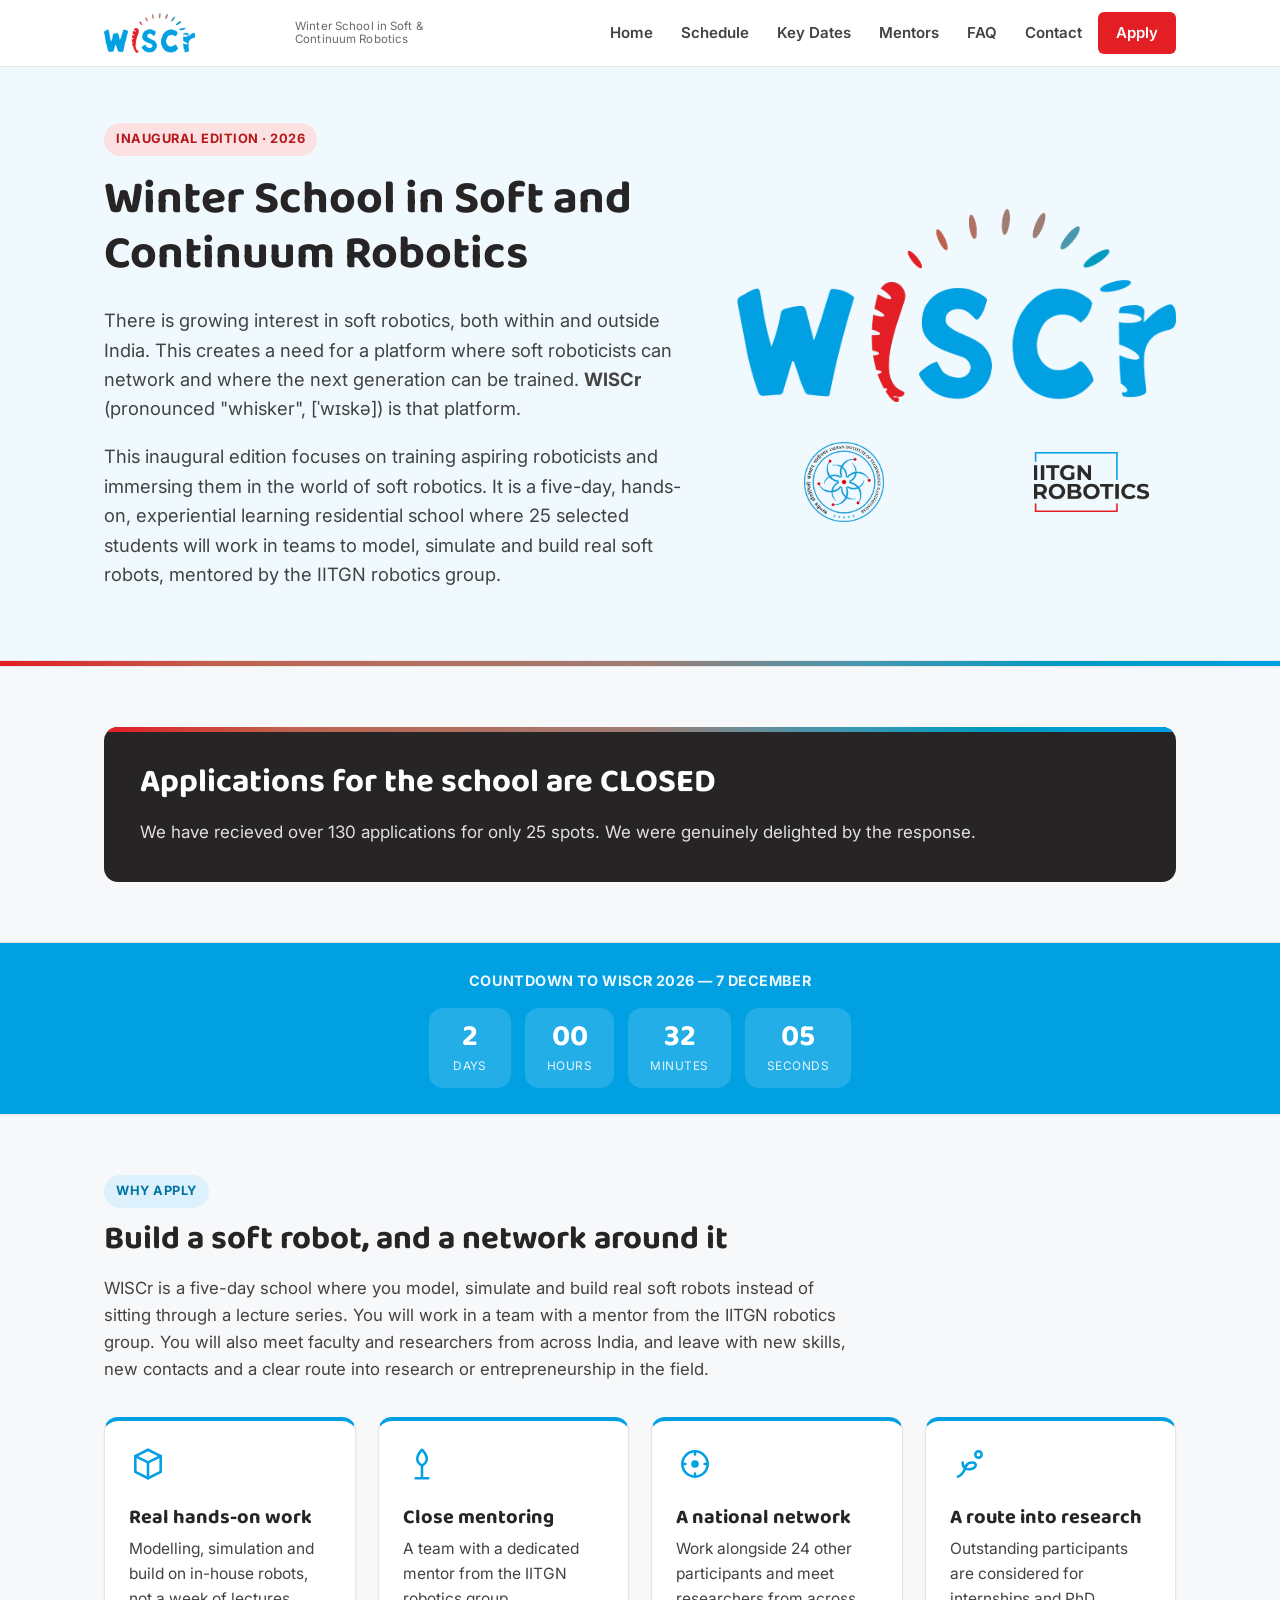
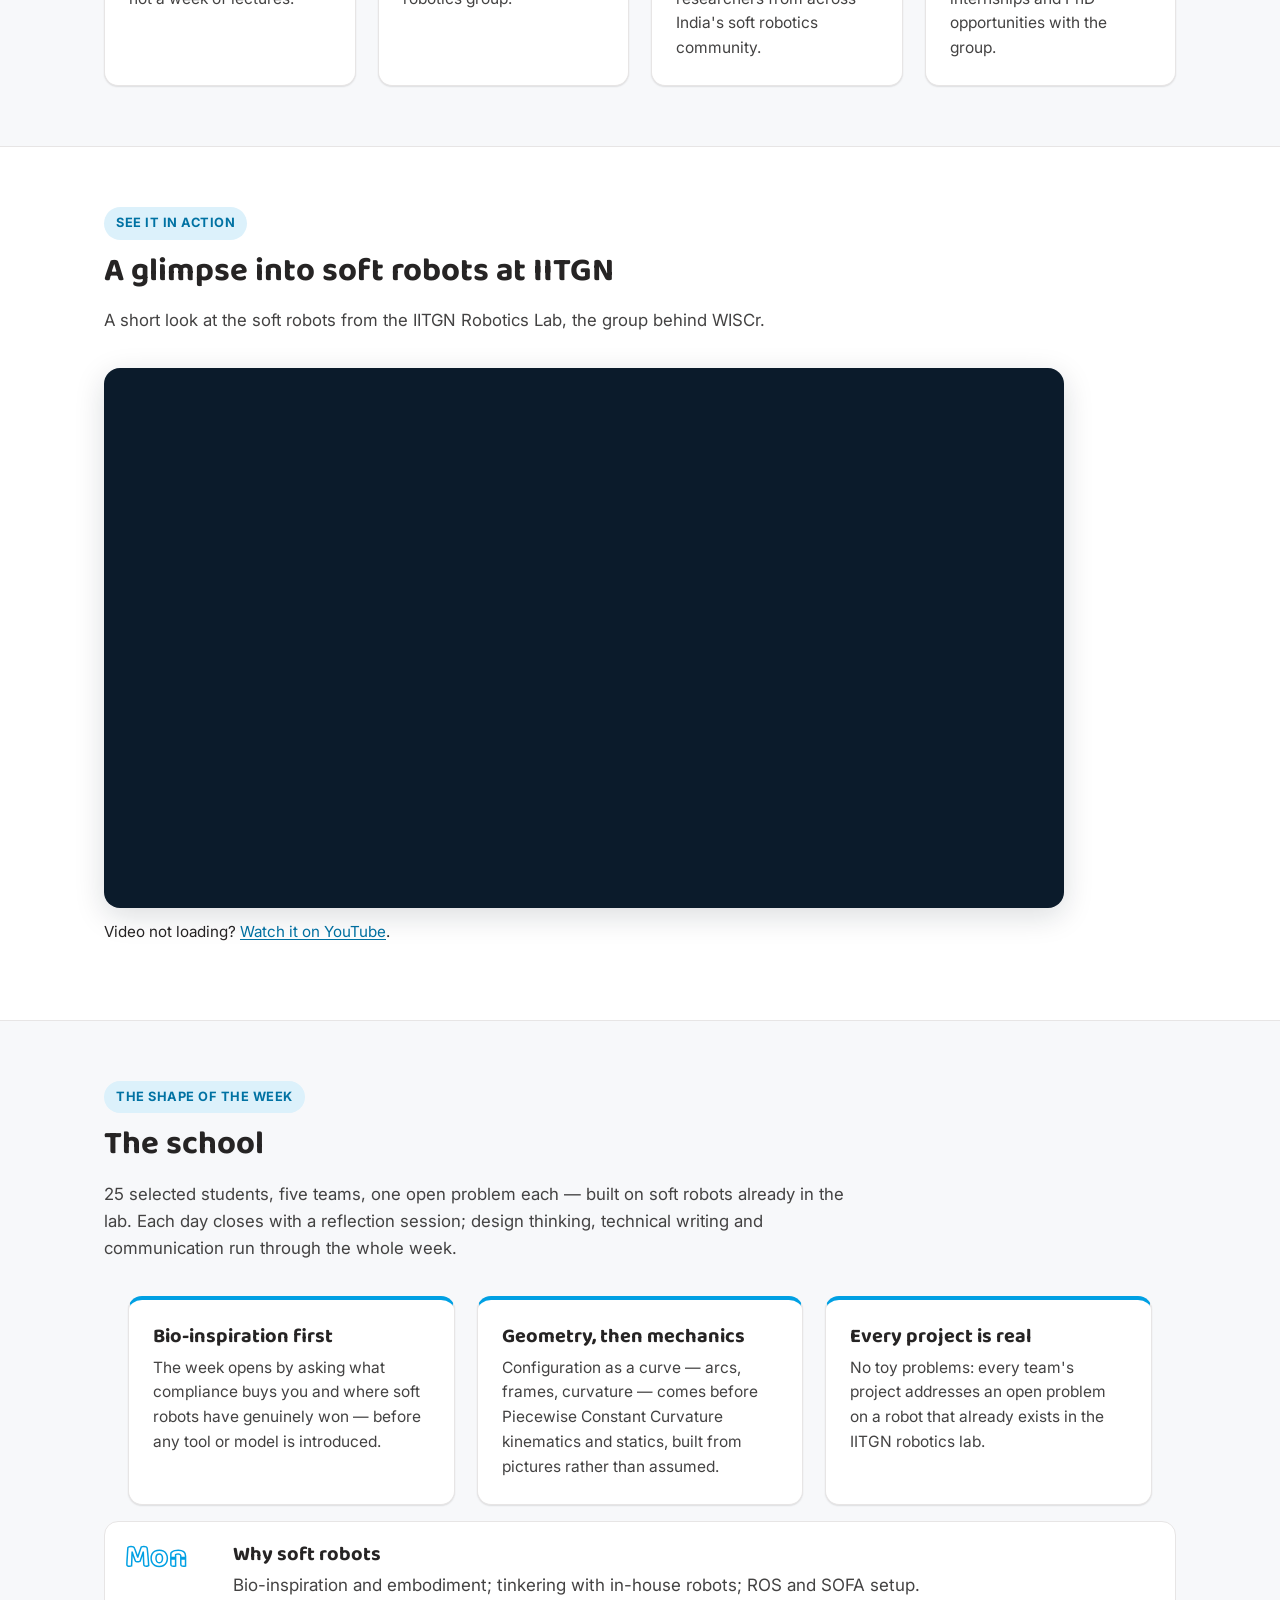
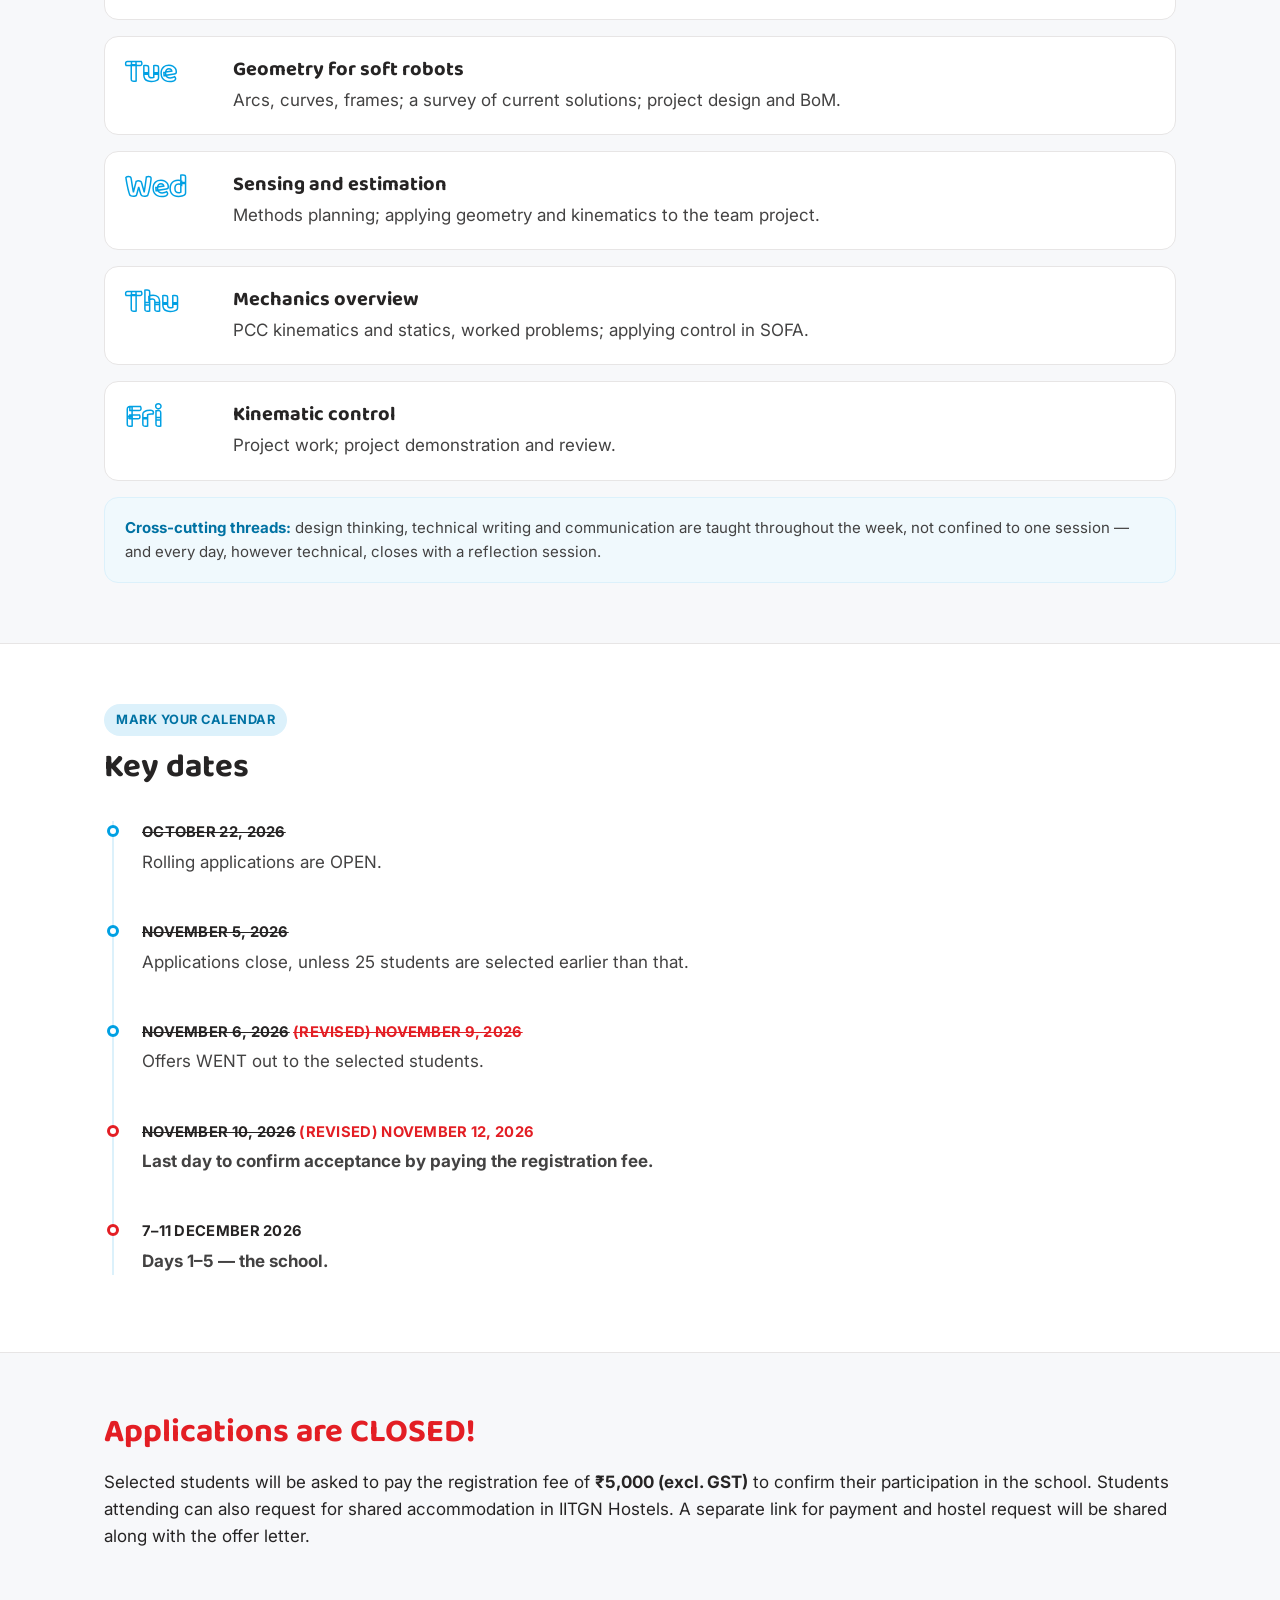
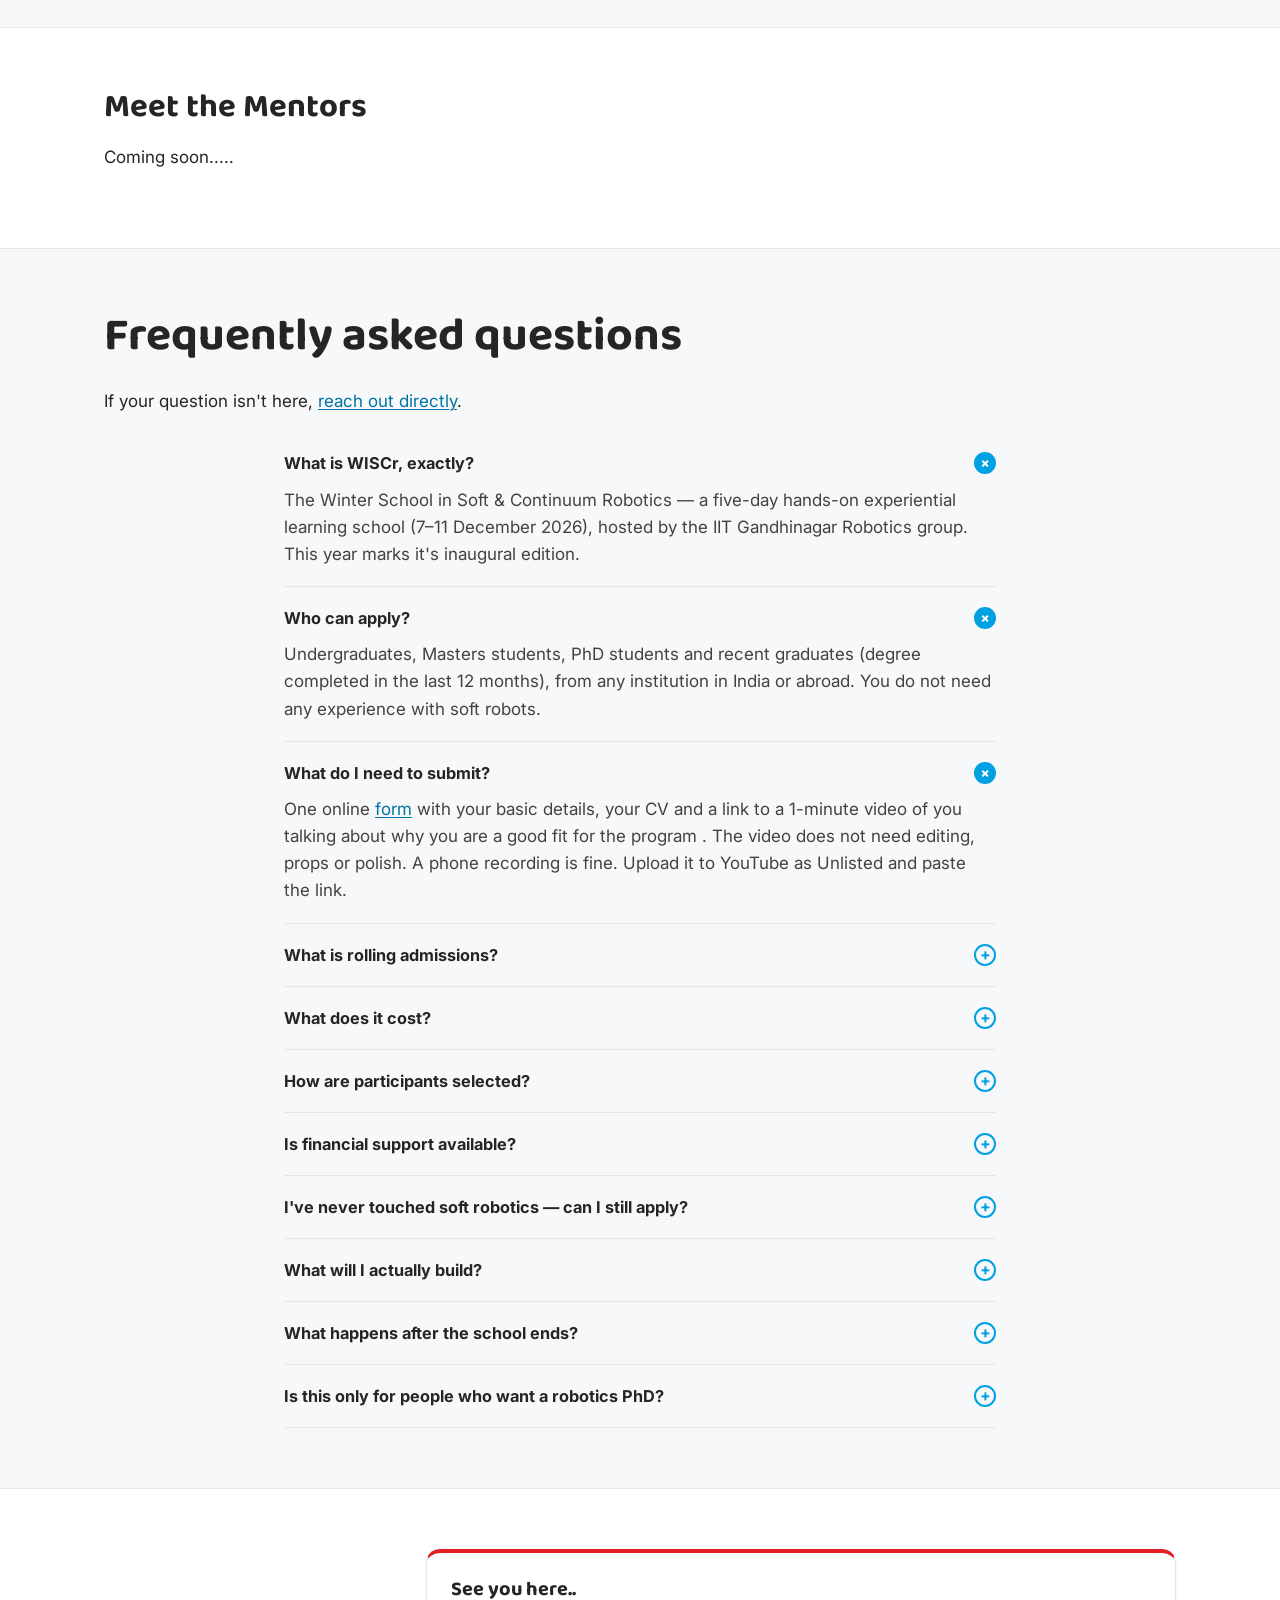
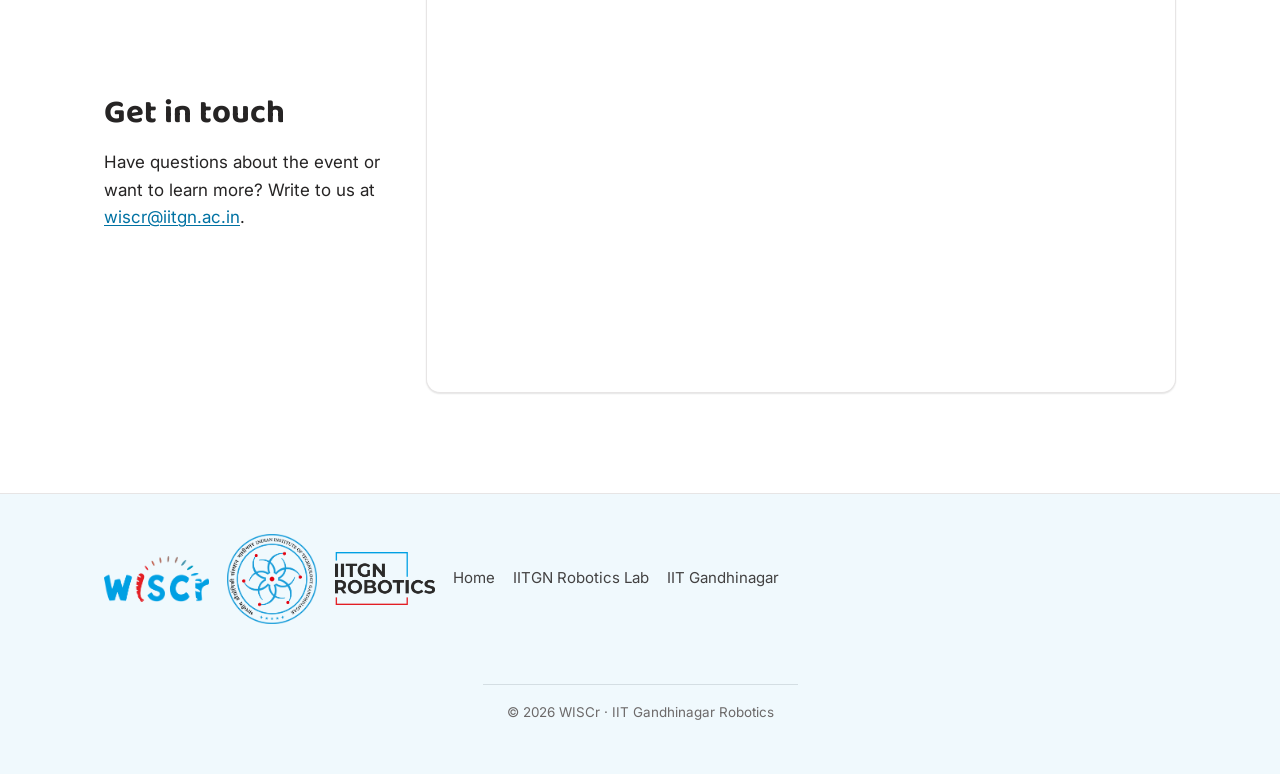
<file: index.html>
<!DOCTYPE html>
<html lang="en">
<head>
  <meta charset="UTF-8">
  <meta name="viewport" content="width=device-width, initial-scale=1.0">
  <title>WISCr — IITGN Robotics</title>
  <meta name="description" content="WISCr 2026 is IIT Gandhinagar's inaugural Winter School in Soft & Continuum Robotics - a five-day hands-on school (7–11 Dec) for select students.">
  <meta name="robots" content="noindex, nofollow">
  <link rel="icon" href="assets/favicon.svg" type="image/svg+xml">
  <link rel="preconnect" href="https://fonts.googleapis.com">
  <link rel="preconnect" href="https://fonts.gstatic.com" crossorigin>
  <link href="https://fonts.googleapis.com/css2?family=Baloo+2:wght@500;600;700;800&family=Inter:wght@400;500;600;700&display=swap" rel="stylesheet">
  <link rel="stylesheet" href="css/style.css">
</head>
<body>
  <a class="skip-link" href="#main">Skip to content</a>

  <header class="site-header">
    <!--<div class="draft-banner"><strong>Draft site — internal preview.</strong> Faculty, speakers and a few logistics below are still being finalised. Not yet public.</div>-->
    <nav class="nav-bar" aria-label="Primary">
      <a class="brand" href="index.html">
        <img class="brand-mark" src="assets/logos/wiscr-logo-color.png" alt="WISCr — Winter School in Soft & Continuum Robotics" width="91" height="40">
       <span class="brand-text">
          <span class="sub">Winter School in Soft &amp; Continuum Robotics</span>
        </span>
        <!--<img class="brand-mark" src="assets\logos\iitgn-robotics-logo.png" alt="IITGN Robotics" width="91" height=auto>
        <img class="brand-mark1" src="assets\logos\iitgn-logo.png" alt="IITGN" width="91" height=auto>-->
      </a>
      <button class="nav-toggle" aria-label="Toggle navigation" aria-expanded="false">
        <svg viewBox="0 0 24 24" fill="none" stroke="currentColor" stroke-width="2"><path d="M3 6h18M3 12h18M3 18h18"/></svg>
      </button>
      <ul class="nav-links">
        <li><a href="index.html#main">Home</a></li>
        <li><a href="index.html#program">Schedule</a></li>
        <li><a href="index.html#dates">Key Dates</a></li>
        <li><a href="index.html#mentors">Mentors</a></li>
        <li><a href="index.html#faq">FAQ</a></li>
        <li><a href="index.html#contact">Contact</a></li>
        <li><a class="nav-cta" href="index.html#apply">Apply</a></li>
      </ul>
    </nav>
  </header>

  <main id="main">
    <!-- Hero -->
    <section class="hero">
      <div class="container hero-grid">
        <div>
          <span class="eyebrow eyebrow--red">Inaugural edition · 2026</span>
          <h1>Winter School in Soft and Continuum Robotics</h1>
          <p class="lede">
            There is growing interest in soft robotics, both within and outside India. This creates a need for a platform where soft roboticists can network and where the next generation can be trained. <b>WISCr</b> (pronounced "whisker", [ˈwɪskə]) is that platform.
          </p>
          <p class="lede">
            This inaugural edition focuses on training aspiring roboticists and immersing them in the world of soft robotics. It is a five-day, hands-on, experiential learning residential school where 25 selected students will work in teams to model, simulate and build real soft robots, mentored by the IITGN robotics group.
          </p>
        </div>
        <div class="brand-cluster">
          <img class="wiscr-mark" src="assets/logos/wiscr-logo-color.png" alt="WISCr — Winter School in Soft & Continuum Robotics" width="456" height="200">
          <span class="brand-cluster-divider" aria-hidden="true"></span>
          <div class="partner-marks">
            <img class="partner-mark" src="assets/logos/iitgn-logo.png" alt="IIT Gandhinagar" width="50" height="50">
            <img class="partner-mark2" src="assets/logos/iitgn-robotics-logo.png" alt="IITGN Robotics" width="95" height="50">
          </div>
        </div>
      </div>
    </section>
    <div class="sunburst-rule"></div>
        <!-- CTA -->
    <section class="section section--alt">
      <div class="container">
        <!--<div class="callout">
          <div>
            <h2>Applications for the school are OPEN</h2>
            <p>Only 25 students will be selected for the five-day school on a rolling basis. If you are a student or a recent graduate (within the last 12 months), you are ELIGIBLE to apply!</p>
          </div>
          <a class="btn btn-blue" href="https://forms.gle/qEUPLhWufYa3qexf9" target="_blank">Apply now!</a>
        </div>-->

          <div class="callout">
          <div>
            <h2>Applications for the school are CLOSED</h2>
            <p>We have recieved over 130 applications for only 25 spots. We were genuinely delighted by the response.</p>
          </div>
        </div>
      </div>
    </section>
    
    <!-- Countdown -->
    <section class="countdown-banner">
      <div class="container">
        <p class="countdown-label">Countdown to WISCr 2026 — 7 December</p>
        <div class="countdown" id="countdown" data-target="2026-12-07T00:00:00+05:30">
          <div class="countdown-tile"><span class="countdown-value" data-unit="days">00</span><span class="countdown-unit">Days</span></div>
          <div class="countdown-tile"><span class="countdown-value" data-unit="hours">00</span><span class="countdown-unit">Hours</span></div>
          <div class="countdown-tile"><span class="countdown-value" data-unit="minutes">00</span><span class="countdown-unit">Minutes</span></div>
          <div class="countdown-tile"><span class="countdown-value" data-unit="seconds">00</span><span class="countdown-unit">Seconds</span></div>
        </div>
      </div>
    </section>

<!-- Why apply -->
    <section class="section section--alt">
      <div class="container">
        <div class="section-head">
          <span class="eyebrow">Why apply</span>
          <h2>Build a soft robot, and a network around it</h2>
          <p>
            WISCr is a five-day school where you model, simulate and build
            real soft robots instead of sitting through a lecture series. You
            will work in a team with a mentor from the IITGN robotics
            group. You will also meet faculty and researchers from across
            India, and leave with new skills, new contacts and a clear route
            into research or entrepreneurship in the field.
          </p>
        </div>
        <div class="grid grid-4">
          <div class="card card--pillar">
            <svg class="icon" viewBox="0 0 24 24" fill="none" stroke="currentColor" stroke-width="1.6" stroke-linecap="round" stroke-linejoin="round">
              <path d="M4 7l8-4 8 4-8 4-8-4z"/>
              <path d="M4 7v10l8 4 8-4V7"/>
              <path d="M12 11v10"/>
            </svg>
            <h3>Real hands-on work</h3>
            <p>Modelling, simulation and build on in-house robots, not a week of lectures.</p>
          </div>
          <div class="card card--pillar">
            <svg class="icon" viewBox="0 0 24 24" fill="none" stroke="currentColor" stroke-width="1.6" stroke-linecap="round" stroke-linejoin="round">
              <path d="M12 3c-4 4-4 8 0 10 4-2 4-6 0-10z"/>
              <path d="M12 13v8M8 21h8"/>
            </svg>
            <h3>Close mentoring</h3>
            <p>A team with a dedicated mentor from the IITGN robotics group.</p>
          </div>
          <div class="card card--pillar">
            <svg class="icon" viewBox="0 0 24 24" fill="none" stroke="currentColor" stroke-width="1.6" stroke-linecap="round" stroke-linejoin="round">
              <circle cx="12" cy="12" r="8"/>
              <circle cx="12" cy="12" r="2.4" fill="currentColor" stroke="none"/>
              <path d="M12 4v2M12 18v2M4 12h2M18 12h2"/>
            </svg>
            <h3>A national network</h3>
            <p>Work alongside 24 other participants and meet researchers from across India's soft robotics community.</p>
          </div>
          <div class="card card--pillar">
            <svg class="icon" viewBox="0 0 24 24" fill="none" stroke="currentColor" stroke-width="1.6" stroke-linecap="round" stroke-linejoin="round">
              <path d="M5 20c6-2 3-9 9-9 3 0 3 3 0 4-4 1.3-6-1-6-4"/>
              <circle cx="18" cy="6" r="2"/>
            </svg>
            <h3>A route into research</h3>
            <p>Outstanding participants are considered for internships and PhD opportunities with the group.</p>
          </div>
        </div>
      </div>
    </section>

<!-- Video -->
    <section class="section">
      <div class="container">
        <div class="section-head">
          <span class="eyebrow">See it in action</span>
          <h2>A glimpse into soft robots at IITGN</h2>
          <p>
            A short look at the soft robots from the IITGN Robotics Lab,
            the group behind WISCr.
          </p>
        </div>

        <style>
          .video-frame {
            position: relative;
            width: 100%;
            max-width: 960px;
            aspect-ratio: 16 / 9;
            border-radius: 16px;
            overflow: hidden;
            background: #0b1b2b;
            box-shadow: 0 8px 30px rgba(11, 27, 43, 0.15);
          }
          .video-frame iframe {
            position: absolute;
            inset: 0;
            width: 100%;
            height: 100%;
            border: 0;
          }
          .video-link {
            margin-top: 0.75rem;
            font-size: 0.95rem;
          }
        </style>

        <div class="video-frame">
          <iframe
            src="https://www.youtube-nocookie.com/embed/prcWI-cFhak?rel=0"
            title="Soft Robotics @ IITGN Robotics Lab"
            loading="lazy"
            allow="accelerometer; encrypted-media; gyroscope; picture-in-picture; web-share"
            referrerpolicy="strict-origin-when-cross-origin"
            allowfullscreen>
          </iframe>
        </div>
        <p class="video-link">
          Video not loading?
          <a href="https://www.youtube.com/watch?v=prcWI-cFhak" target="_blank" rel="noopener">Watch it on YouTube</a>.
        </p>
      </div>
    </section>


    <!-- Programme shape -->
    <section class="section section--alt" id="program">
      <div class="container">
        <div class="section-head">
          <span class="eyebrow">The shape of the week</span>
           <h2>The school</h2>
          <p>25 selected students, five teams, one open problem each — built on soft robots already in the lab. Each day closes with a reflection session; design thinking, technical writing and communication run through the whole week.</p>
        </div>
        <div class="day-list">
          

        <div class="container">
        <div class="grid grid-3">
          <div class="card card--pillar">
            <h3>Bio-inspiration first</h3>
            <p>The week opens by asking what compliance buys you and where soft robots have genuinely won — before any tool or model is introduced.</p>
          </div>
          <div class="card card--pillar">
            <h3>Geometry, then mechanics</h3>
            <p>Configuration as a curve — arcs, frames, curvature — comes before Piecewise Constant Curvature kinematics and statics, built from pictures rather than assumed.</p>
          </div>
          <div class="card card--pillar">
            <h3>Every project is real</h3>
            <p>No toy problems: every team's project addresses an open problem on a robot that already exists in the IITGN robotics lab.</p>
          </div>
        </div>
      </div>
         
        <div class="day-item">
            <div class="day-num">Mon</div>
            <div>
              <h3>Why soft robots</h3>
              <p>Bio-inspiration and embodiment; tinkering with in-house robots; ROS and SOFA setup.</p>
            </div>
          </div>
          
          <div class="day-item">
            <div class="day-num">Tue</div>
            <div>
              <h3>Geometry for soft robots</h3>
              <p>Arcs, curves, frames; a survey of current solutions; project design and BoM.</p>
            </div>
          </div>
          <div class="day-item">
            <div class="day-num">Wed</div>
            <div>
              <h3>Sensing and estimation</h3>
              <p>Methods planning; applying geometry and kinematics to the team project.</p>
            </div>
          </div>
          <div class="day-item">
            <div class="day-num">Thu</div>
            <div>
              <h3>Mechanics overview</h3>
              <p>PCC kinematics and statics, worked problems; applying control in SOFA.</p>
            </div>
          </div>
          
          <div class="day-item">
            <div class="day-num">Fri</div>
            <div>
              <h3>Kinematic control</h3>
              <p>Project work; project demonstration and review.</p>
            </div>
          </div>

          <div class="note-box">
          <strong>Cross-cutting threads:</strong> design thinking, technical writing and communication are taught throughout the week, not confined to one session — and every day, however technical, closes with a reflection session.
        </div>
        </div>
      
      </div>
    </section>

    
    <!-- Key dates -->
    <section class="section" id="dates">
      <div class="container">
        <div class="section-head">
          <span class="eyebrow">Mark your calendar</span>
          <h2>Key dates</h2>
        </div>
        <div class="timeline">
          <div class="timeline-item">
            <div class="when"><strike>October 22, 2026</strike></div>
            <p>Rolling applications are OPEN.</p>
          </div>
          <div class="timeline-item">
            <div class="when"><strike>November 5, 2026</strike></div>
            <p>Applications close, unless 25 students are selected earlier than that.</p>
          </div>
          <div class="timeline-item">
            <div class="when"><strike>November 6, 2026</strike> <span style="color: #e31e24;"><strike>(revised) November 9, 2026</strike></span></div>
            <p>Offers WENT out to the selected students.</p>
          </div>
          <div class="timeline-item is-key">
            <div class="when"><strike>November 10, 2026</strike> <span style="color: #e31e24;">(revised) November 12, 2026</span></div>
            <p><strong>Last day to confirm acceptance by paying the registration fee.</strong></p>
          </div>
          <div class="timeline-item is-key">
            <div class="when">7–11 December 2026</div>
            <p><strong>Days 1–5 — the school.</strong></p>
          </div>
        </div>
        <!--<p style="margin-top:24px;"><a href="apply.html">See the full timeline &amp; how to apply →</a></p>-->
      </div>
    </section>

    <!-- Application-->
      <section class="section section--alt" id="apply">
      <div class="container">
        <!--<h2><a href="https://forms.gle/qEUPLhWufYa3qexf9" target="_blank">Apply NOW!</a></h2>-->
        <h2><span style="color: #e31e24;">Applications are CLOSED!</span></h2>
        <p>Selected students will be asked to pay the registration fee of <b>₹5,000 (excl. GST)</b> to confirm their participation in the school. Students attending can also request for shared accommodation in IITGN Hostels. 
        
        A separate link for payment and hostel request will be shared along with the offer letter.</p> 
      </div>
    </section>


     
    <!-- Mentors -->
    <section class="section" id="mentors">
      <div class="container grid grid-2" style="align-items:center;">
        <div>
          <!--<span class="eyebrow">Contact</span>-->
          <h2>Meet the Mentors</h2>
          <p>
            Coming soon.....
          </p>
        </div>
      </div>
    </section>

    <!-- FAQ -->
     <section class="section section--alt" id="faq">

      <div class="container">
        <h1>Frequently asked questions</h1>
        <p class="lede">If your question isn't here, <a href="mailto:wiscr@iitgn.ac.in">reach out directly</a>.</p>
      </div>
      
      <div class="container container--narrow">
        
        <details class="faq-item" open>
          <summary>What is WISCr, exactly?<span class="plus">+</span></summary>
          <div class="faq-answer">The Winter School in Soft &amp; Continuum Robotics — a five-day hands-on experiential learning school (7–11 December 2026), hosted by the IIT Gandhinagar Robotics group. This year marks it's inaugural edition.</div>
        </details>

         <details class="faq-item" open>
          <summary>Who can apply?<span class="plus">+</span></summary>
          <div class="faq-answer">Undergraduates, Masters students, PhD students and recent graduates (degree completed in the last 12 months), from any institution in India or abroad. You do not need any experience with soft robots.</div>
        </details>

        <details class="faq-item" open>
          <summary>What do I need to submit?<span class="plus">+</span></summary>
          <div class="faq-answer">One online <a href="https://forms.gle/qEUPLhWufYa3qexf9" target="_blank">form</a> with your basic details, your CV and a link to a 1-minute video of you talking about why you are a good fit for the program .

          The video does not need editing, props or polish. A phone recording is fine. Upload it to YouTube as Unlisted and paste the link.</div>
        </details>

        <details class="faq-item">
          <summary>What is rolling admissions?<span class="plus">+</span></summary>
          <div class="faq-answer">With rolling admissions there is no single results day. We read applications as they arrive and send offers in rounds while the form is open, instead of waiting for a closing date and deciding everything at once. The first round of offers goes out on October 28, 2026.

          In practice this means three things for you:

          <b>Apply early for an earlier answer.</b> You get a decision sooner and more time to plan travel and the pre-work. Applying early does not make an application stronger. Every application is judged on what it says, not on when it arrived.

         <b>Seats can fill before the closing date.</b> If all places are taken, the form closes early. Applications received after that may be placed on a waitlist.

          <b>You may get one of three answers.</b> An offer, a place on the waitlist, or a decision that we cannot offer you a place this time. Offers need to be accepted by paying the registration fee.

          The final closing date is November 5, 2026.</div>
        </details>

        <details class="faq-item">
          <summary>What does it cost?<span class="plus">+</span></summary>
          <div class="faq-answer">A registration fee of ₹5000 (excluding GST) applies to selected participants only. You pay nothing to apply.</div>
        </details>

        <details class="faq-item">
          <summary>How are participants selected?<span class="plus">+</span></summary>
          <div class="faq-answer">We read your application, watch your video, and look at your CV and your hands-on work. We are looking for curiosity and clear thinking, not polish. We also aim for a mixed group across institutions, levels of study and backgrounds, so that every team learns from different perspectives.</div>
        </details>

        <details class="faq-item">
          <summary>Is financial support available?<span class="plus">+</span></summary>
          <div class="faq-answer">This is being worked out as part of the budget. If cost is a barrier, mention it in your application or reach out directly — we'd rather know before selection than lose a strong applicant to it.</div>
        </details>

        <details class="faq-item">
          <summary>I've never touched soft robotics — can I still apply?<span class="plus">+</span></summary>
          <div class="faq-answer">Yes. Monday is built for exactly this: why soft robots, bio-inspiration and embodiment, and hands-on tinkering with in-house robots, plus ROS and SOFA setup, before anything more technical is introduced.</div>
        </details>

        <details class="faq-item">
          <summary>What will I actually build?<span class="plus">+</span></summary>
          <div class="faq-answer">In teams of five, you'll take an open problem on a soft robot that already exists in the IITGN lab from design and BoM (Tuesday) through applied geometry, sensing and control in SOFA (Wednesday–Thursday) to a demonstration and review on Friday.</div>
        </details>


        <details class="faq-item">
          <summary>What happens after the school ends?<span class="plus">+</span></summary>
          <div class="faq-answer">Outstanding participants are considered for internships and PhD opportunities with the IITGN robotics group. Everyone leaves with new skills, a team they worked with, and contacts in the soft robotics community.</div>
        </details>

        <details class="faq-item">
          <summary>Is this only for people who want a robotics PhD?<span class="plus">+</span></summary>
          <div class="faq-answer">No. It's built as genuine hands-on exposure to soft robotics first — modelling, simulation and build — and a pipeline into the group second. Whether or not research is your path, you'll leave having actually built something.</div>
        </details>

      </div>
    </section>

    <!-- Contact -->
    <section class="section" id="contact">
      <div class="container grid grid-2" style="align-items:center;">
        <div>
          <!--<span class="eyebrow">Contact</span>-->
          <h2>Get in touch</h2>
          <p>
            Have questions about the event or want to learn more? Write to us at <a href="mailto:wiscr@iitgn.ac.in">wiscr@iitgn.ac.in</a>.
          </p>
        </div>
        <div class="card" style="border-top:4px solid var(--red-600);">
          <h3>See you here..</h3>
          <iframe src="https://www.google.com/maps/embed?pb=!1m18!1m12!1m3!1d29335.36252919105!2d72.68597759999999!3d23.2095744!2m3!1f0!2f0!3f0!3m2!1i1024!2i768!4f13.1!3m3!1m2!1s0x395c2adec1f16d8d%3A0xdc447b8706689bc3!2sIndian%20Institute%20Of%20Technology%20Gandhinagar%20(IIT%20Gandhinagar)!5e0!3m2!1sen!2sin!4v1790585251207!5m2!1sen!2sin" width="700" height="350"" style="border:0;" allowfullscreen="" loading="lazy" referrerpolicy="strict-origin-when-cross-origin"></iframe>
        </div>
      </div>
    </section>

  </main>

  <style>
  /* Layout only: your existing colours, fonts and background are left alone */
  .site-footer .footer-grid {
    display: flex;
    justify-content: space-between; /* first block to the left edge, last block to the right edge, any middle blocks spaced evenly */
    align-items: center;
    flex-wrap: wrap;
    gap: 2rem 3rem;
  }
  .site-footer .brand-cluster--footer {
    display: flex;
    align-items: center;
    gap: flex;
  }
  .site-footer .brand-cluster--footer a {
    display: flex;
    align-items: center;
  }
 

  /* copyright row lines up with the logos and spans the same width */
  .site-footer .footer-bottom {
    border-top: 0;
    padding-left: 0;
    padding-right: 0;
  }
  .site-footer .footer-bottom .container {
    border-top: 1px solid rgba(11, 27, 43, 0.12);
    padding-top: 1.1rem;
    padding-bottom: 1.4rem;
  }

  @media (max-width: 640px) {
    .site-footer .footer-grid {
      flex-direction: column;
      align-items: flex-start;
    }
  }
</style>

<footer class="site-footer">
  <div class="container footer-grid">

    <div class="brand-cluster brand-cluster--footer">
      <a href="index.html#main" aria-label="WISCr home">
        <img class="wiscr-mark" src="assets/logos/wiscr-logo-color.png" alt="WISCr" width="105" height="46">
      </a>
      <a href="https://iitgn.ac.in" target="_blank" rel="noopener" aria-label="IIT Gandhinagar">
        <img class="partner-mark" src="assets/logos/iitgn-logo.png" alt="IIT Gandhinagar" width="90" height="auto">
      </a>
      <a href="https://research.iitgn.ac.in/robotics/" target="_blank" rel="noopener" aria-label="IITGN Robotics Lab">
        <img class="partner-mark" src="assets/logos/iitgn-robotics-logo.png" alt="IITGN Robotics" width="100" height="auto">
      </a>
      <a href="index.html#main">Home</a>
      <a href="https://research.iitgn.ac.in/robotics/" target="_blank" rel="noopener">IITGN Robotics Lab</a>
      <a href="https://iitgn.ac.in" target="_blank" rel="noopener">IIT Gandhinagar</a>
    </div>
    </div>


  <div class="footer-bottom">
    <div class="container">
      <span>© <span id="year">2026</span> WISCr · IIT Gandhinagar Robotics</span>
    </div>
  </div>
</footer>

  
  <script src="js/main.js"></script>
</body>
</html>
</file>
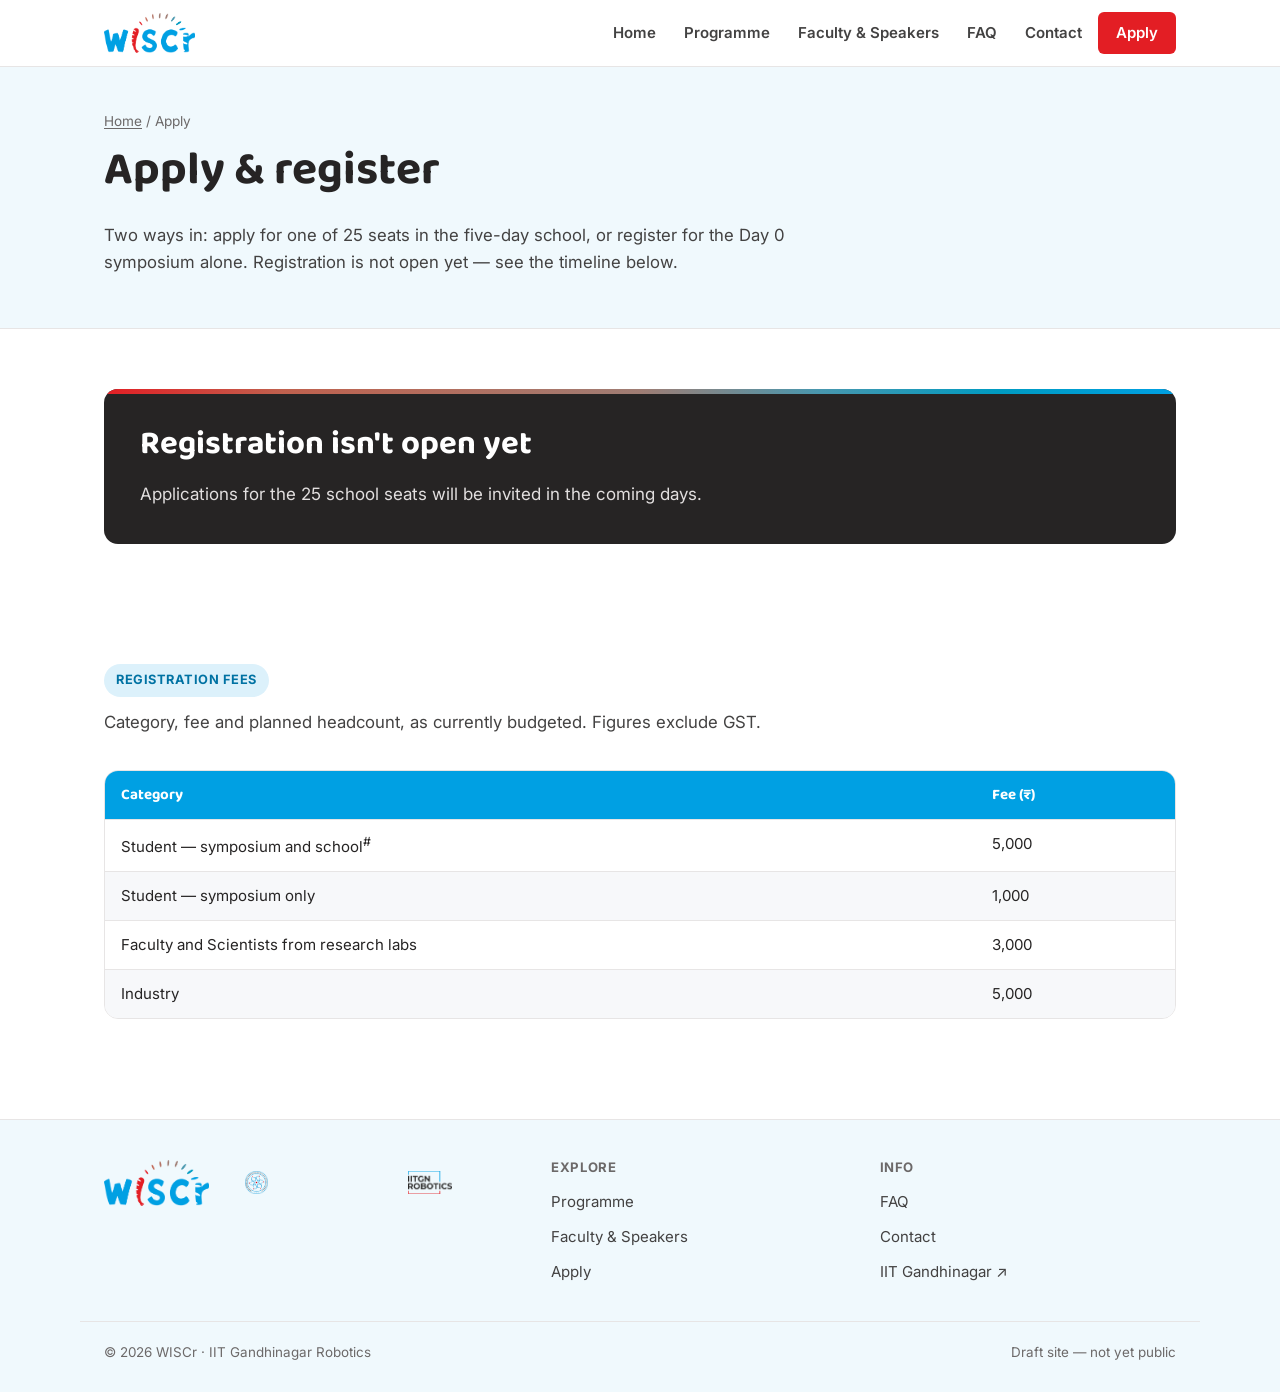
<file: apply.html>
<!DOCTYPE html>
<html lang="en">
<head>
  <meta charset="UTF-8">
  <meta name="viewport" content="width=device-width, initial-scale=1.0">
  <title>WISCr — IITGN Robotics</title>
  <meta name="description" content="How to register for WISCr 2026 — the Day 0 symposium and the five-day school — including fees and the selection process.">
  <meta name="robots" content="noindex, nofollow">
  <link rel="icon" href="assets/favicon.svg" type="image/svg+xml">
  <link rel="preconnect" href="https://fonts.googleapis.com">
  <link rel="preconnect" href="https://fonts.gstatic.com" crossorigin>
  <link href="https://fonts.googleapis.com/css2?family=Baloo+2:wght@500;600;700;800&family=Inter:wght@400;500;600;700&display=swap" rel="stylesheet">
  <link rel="stylesheet" href="css/style.css">
</head>
<body>
  <a class="skip-link" href="#main">Skip to content</a>

  <header class="site-header">
    <!--<div class="draft-banner"><strong>Draft site — internal preview.</strong> Faculty, speakers and a few logistics below are still being finalised. Not yet public.</div>-->
    <nav class="nav-bar" aria-label="Primary">
      <a class="brand" href="index.html">
        <img class="brand-mark" src="assets/logos/wiscr-logo-color.png" alt="WISCr — Winter School in Soft & Continuum Robotics" width="91" height="40">
      </a>
      <button class="nav-toggle" aria-label="Toggle navigation" aria-expanded="false">
        <svg viewBox="0 0 24 24" fill="none" stroke="currentColor" stroke-width="2"><path d="M3 6h18M3 12h18M3 18h18"/></svg>
      </button>
      <ul class="nav-links">
        <li><a href="index.html">Home</a></li>
        <li><a href="programme.html">Programme</a></li>
        <li><a href="faculty.html">Faculty &amp; Speakers</a></li>
        <li><a href="faq.html">FAQ</a></li>
        <li><a href="index.html#contact">Contact</a></li>
        <li><a class="nav-cta" href="apply.html">Apply</a></li>
      </ul>
    </nav>
  </header>

  <main id="main">
    <section class="page-header">
      <div class="container">
        <div class="breadcrumb"><a href="index.html">Home</a> / Apply</div>
        <h1>Apply &amp; register</h1>
        <p class="lede">Two ways in: apply for one of 25 seats in the five-day school, or register for the Day 0 symposium alone. Registration is not open yet — see the timeline below.</p>
      </div>
    </section>

    <section class="section">
      <div class="container">
        <div class="callout">
          <div>
            <h2>Registration isn't open yet</h2>
            <p>Applications for the 25 school seats will be invited in the coming days.</p>
          </div>
          <!--<a class="btn btn-blue" href="contact.html">Get notified Leave your details and we'll notify you the day the form goes live.→</a>-->
        </div>
      </div>
    </section>

    <!--<section class="section section--alt">
      <div class="container">
        <div class="section-head">
          <span class="eyebrow">Two tiers</span>
          <h2>School vs. symposium-only</h2>
        </div>
        <div class="grid grid-2">
          <div class="card card--pillar">
            <h3>The five-day school</h3>
            <p>Only 25 students are selected, by application. Selection is competitive — see the criteria below. Includes the Day 0 symposium.</p>
          </div>
          <div class="card" style="border-top:4px solid var(--red-600);">
            <h3>Symposium only</h3>
            <p>Open registration for the 6 December symposium alone — invited talks, the panel, lab tours and the closing dinner. No selection process; capped at 30 student registrations.</p>
          </div>
        </div>
      </div>
    </section>-->

    <section class="section">
      <div class="container">
        <div class="section-head">
          <span class="eyebrow">Registration Fees</span>
          <p>Category, fee and planned headcount, as currently budgeted. Figures exclude GST.</p>
        </div>
        <div class="table-wrap">
          <table class="data-table">
            <thead>
              <tr><th>Category</th><th>Fee (₹)</th></tr>
            </thead>
            <tbody>
              <tr><td>Student — symposium and school<sup>#</sup></td><td>5,000</td></tr>
              <tr><td>Student — symposium only</td><td>1,000</td></tr>
              <tr><td>Faculty and Scientists from research labs</td><td>3,000</td></tr>
              <tr><td>Industry</td><td>5,000</td></tr>
            </tbody>
          </table>
        </div>
      </div>
    </section>

    <!--<section class="section section--alt">
      <div class="container grid grid-2">
        <div>
          <span class="eyebrow">Selection, for the school</span>
          <h2>What we ask for</h2>
          <p>No formal SOP. We're looking for how you think about a design problem, not a polished essay.</p>
          <ul style="color:var(--ink-700);">
            <li><strong>300 words</strong> on "a soft robot you would build, and why" — a design prompt, not a personal statement.</li>
            <li>CV or transcript.</li>
            <li>One line on any prior hands-on work — a project, a competition, a lab rotation.</li>
          </ul>
        </div>
        <div>
          <span class="eyebrow">Who we're looking for</span>
          <h2>Composition targets</h2>
          <div class="grid grid-2" style="gap:16px;">
            <div class="fact" style="border:1px solid var(--paper-line); border-radius:8px;"><span class="value">≥8</span><span class="label">undergraduate seats</span></div>
            <div class="fact" style="border:1px solid var(--paper-line); border-radius:8px;"><span class="value">≥8</span><span class="label">graduate seats</span></div>
            <div class="fact" style="border:1px solid var(--paper-line); border-radius:8px;"><span class="value">≥30%</span><span class="label">women</span></div>
            <div class="fact" style="border:1px solid var(--paper-line); border-radius:8px;"><span class="value">≥8</span><span class="label">from outside IIT/IISc</span></div>
          </div>
          <p style="margin-top:12px; color:var(--ink-500); font-size:0.9rem;">At most 5 of the 25 seats go to IIT Gandhinagar students — this school is built to bring people in, not just serve our own.</p>
        </div>
      </div>
    </section>-->

    <!--<section class="section">
      <div class="container">
        <div class="section-head">
          <span class="eyebrow">Key dates</span>
          <h2>Timeline</h2>
          <p>Symposium and school dates are confirmed; everything before them is the working plan and will tighten as it's finalised.</p>
        </div>
        <div class="timeline">
          <div class="timeline-item">
            <div class="when">September 2026</div>
            <p>Funding, external speaker invitations and named mentors locked. Site and outreach materials go live.</p>
          </div>
          <div class="timeline-item">
            <div class="when">Late September 2026</div>
            <p>School applications and symposium registration open.</p>
          </div>
          <div class="timeline-item">
            <div class="when">Late October 2026</div>
            <p>School applications close.</p>
          </div>
          <div class="timeline-item">
            <div class="when">Early November 2026</div>
            <p>Offers go out to the 25 selected students, with an active waitlist.</p>
          </div>
          <div class="timeline-item">
            <div class="when">November 2026</div>
            <p>Procurement, pre-reading, and a dry run of Day 1's lab block.</p>
          </div>
          <div class="timeline-item is-key">
            <div class="when">Sunday 6 December 2026</div>
            <p><strong>Day 0 — the symposium.</strong></p>
          </div>
          <div class="timeline-item is-key">
            <div class="when">7–11 December 2026</div>
            <p><strong>Days 1–5 — the school.</strong></p>
          </div>
          <div class="timeline-item">
            <div class="when">January 2027</div>
            <p>Internship and admissions conversations, recruitment film released.</p>
          </div>
        </div>
      </div>
    </section>-->
  </main>

  <footer class="site-footer">
    <div class="container footer-grid">
      <div>
        <div class="brand-cluster brand-cluster--footer">
          <img class="wiscr-mark" src="assets/logos/wiscr-logo-color.png" alt="WISCr" width="105" height="46">
          <span class="brand-cluster-divider" aria-hidden="true"></span>
          <div class="partner-marks">
            <img class="partner-mark" src="assets/logos/iitgn-logo.png" alt="IIT Gandhinagar" width="23" height="23">
            <img class="partner-mark" src="assets/logos/iitgn-robotics-logo.png" alt="IITGN Robotics" width="44" height="23">
          </div>
        </div>
        <!--<p style="color:var(--ink-700); font-size:0.94rem; max-width:38ch;">
          Winter School in Soft &amp; Continuum Robotics — an inaugural
          national symposium and hands-on winter school hosted by the
          Robotics group at IIT Gandhinagar.
        </p>-->
      </div>
      <div>
        <h4>Explore</h4>
        <ul>
          <li><a href="programme.html">Programme</a></li>
          <li><a href="faculty.html">Faculty &amp; Speakers</a></li>
          <li><a href="apply.html">Apply</a></li>
        </ul>
      </div>
      <div>
        <h4>Info</h4>
        <ul>
          <li><a href="faq.html">FAQ</a></li>
          <li><a href="index.html#contact">Contact</a></li>
          <li><a href="https://iitgn.ac.in" target="_blank" rel="noopener">IIT Gandhinagar ↗</a></li>
        </ul>
      </div>
    </div>
    <div class="footer-bottom">
      <span>© <span id="year">2026</span> WISCr · IIT Gandhinagar Robotics</span>
      <span>Draft site — not yet public</span>
    </div>
  </footer>

  <script src="js/main.js"></script>
</body>
</html>
</file>
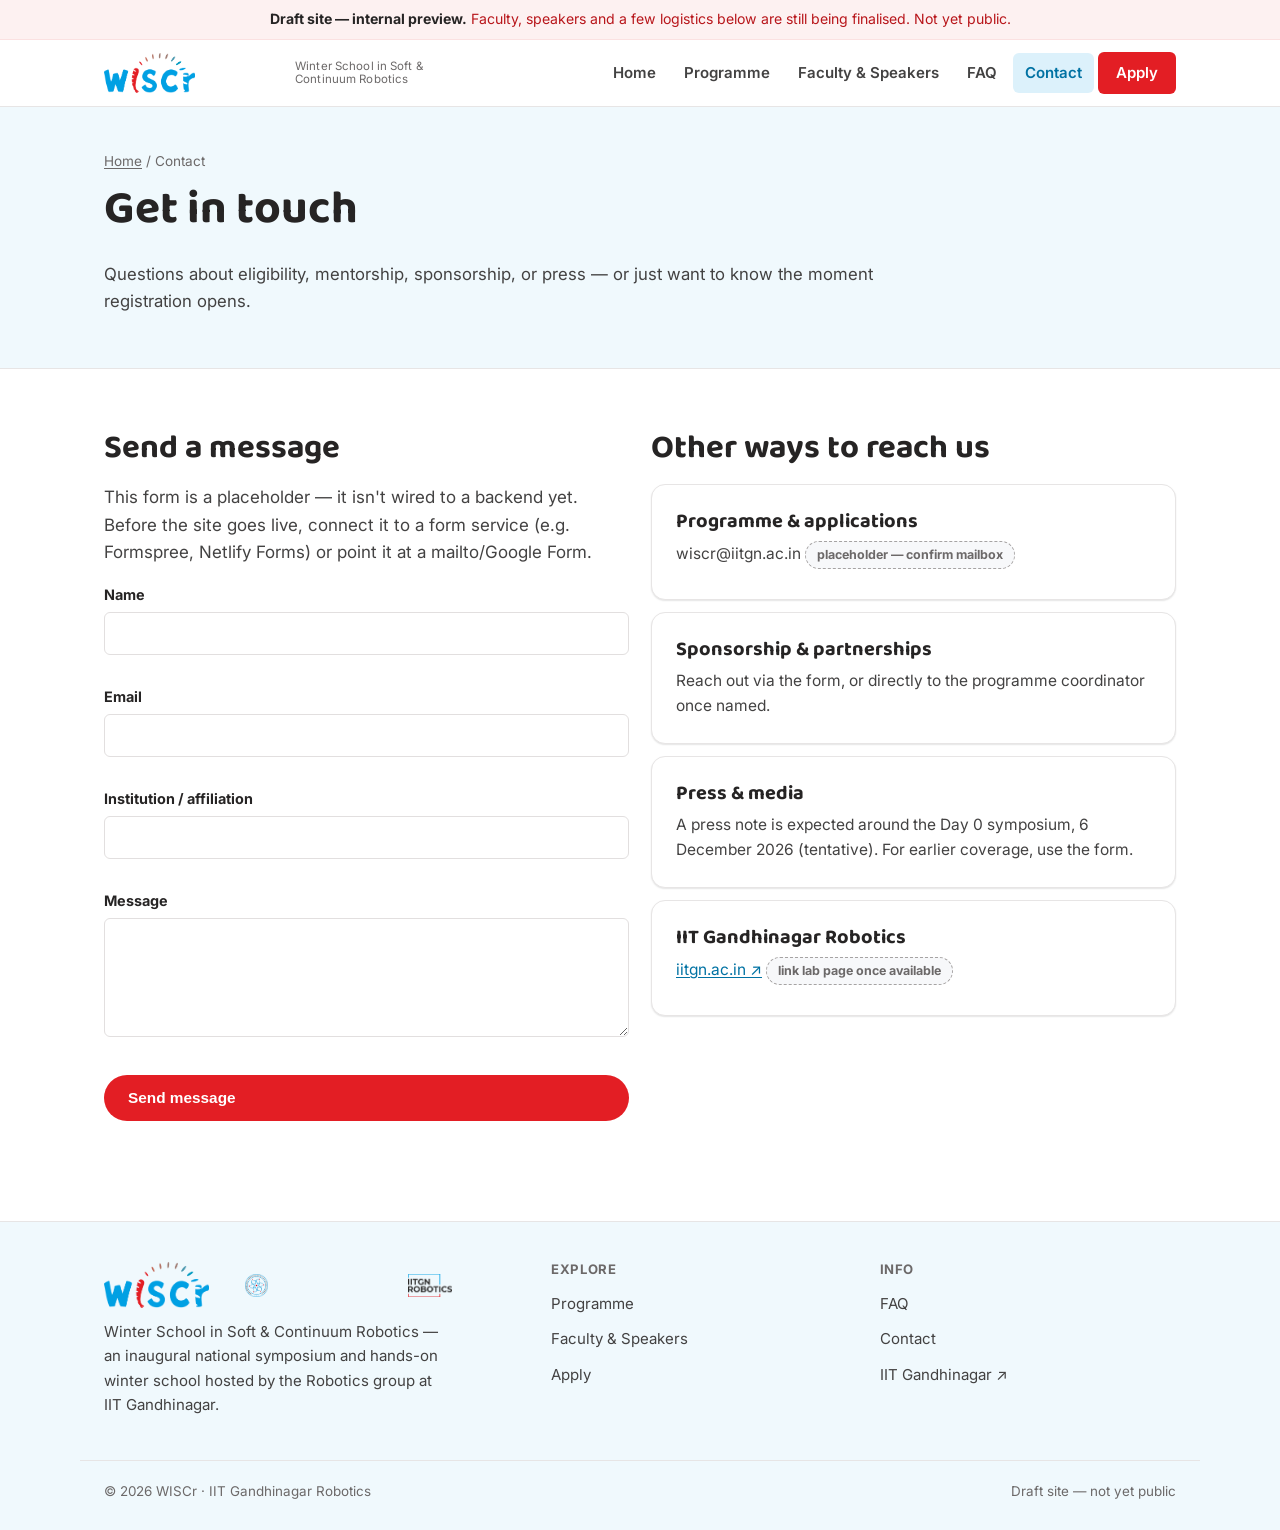
<file: contact.html>
<!DOCTYPE html>
<html lang="en">
<head>
  <meta charset="UTF-8">
  <meta name="viewport" content="width=device-width, initial-scale=1.0">
  <title>WISCr — IITGN Robotics</title>
  <meta name="description" content="Get in touch with the WISCr team, or leave your details to be notified when registration opens.">
  <meta name="robots" content="noindex, nofollow">
  <link rel="icon" href="assets/favicon.svg" type="image/svg+xml">
  <link rel="preconnect" href="https://fonts.googleapis.com">
  <link rel="preconnect" href="https://fonts.gstatic.com" crossorigin>
  <link href="https://fonts.googleapis.com/css2?family=Baloo+2:wght@500;600;700;800&family=Inter:wght@400;500;600;700&display=swap" rel="stylesheet">
  <link rel="stylesheet" href="css/style.css">
</head>
<body>
  <a class="skip-link" href="#main">Skip to content</a>

  <header class="site-header">
    <div class="draft-banner"><strong>Draft site — internal preview.</strong> Faculty, speakers and a few logistics below are still being finalised. Not yet public.</div>
    <nav class="nav-bar" aria-label="Primary">
      <a class="brand" href="index.html">
        <img class="brand-mark" src="assets/logos/wiscr-logo-color.png" alt="WISCr — Winter School in Soft & Continuum Robotics" width="91" height="40">
        <span class="brand-text">
          <span class="sub">Winter School in Soft &amp; Continuum Robotics</span>
        </span>
      </a>
      <button class="nav-toggle" aria-label="Toggle navigation" aria-expanded="false">
        <svg viewBox="0 0 24 24" fill="none" stroke="currentColor" stroke-width="2"><path d="M3 6h18M3 12h18M3 18h18"/></svg>
      </button>
      <ul class="nav-links">
        <li><a href="index.html">Home</a></li>
        <li><a href="programme.html">Programme</a></li>
        <li><a href="faculty.html">Faculty &amp; Speakers</a></li>
        <li><a href="faq.html">FAQ</a></li>
        <li><a href="contact.html">Contact</a></li>
        <li><a class="nav-cta" href="apply.html">Apply</a></li>
      </ul>
    </nav>
  </header>

  <main id="main">
    <section class="page-header">
      <div class="container">
        <div class="breadcrumb"><a href="index.html">Home</a> / Contact</div>
        <h1>Get in touch</h1>
        <p class="lede">Questions about eligibility, mentorship, sponsorship, or press — or just want to know the moment registration opens.</p>
      </div>
    </section>

    <section class="section">
      <div class="container grid grid-2">
        <div>
          <h2>Send a message</h2>
          <p style="color:var(--ink-700);">This form is a placeholder — it isn't wired to a backend yet. Before the site goes live, connect it to a form service (e.g. Formspree, Netlify Forms) or point it at a mailto/Google Form.</p>
          <form class="stack" action="#" method="POST" onsubmit="return false;">
            <div class="form-field">
              <label for="name">Name</label>
              <input type="text" id="name" name="name" autocomplete="name" required>
            </div>
            <div class="form-field">
              <label for="email">Email</label>
              <input type="email" id="email" name="email" autocomplete="email" required>
            </div>
            <div class="form-field">
              <label for="affiliation">Institution / affiliation</label>
              <input type="text" id="affiliation" name="affiliation">
            </div>
            <div class="form-field">
              <label for="message">Message</label>
              <textarea id="message" name="message" rows="5" required></textarea>
            </div>
            <button class="btn btn-primary" type="submit">Send message</button>
          </form>
        </div>

        <div>
          <h2>Other ways to reach us</h2>
          <div class="stack">
            <div class="card">
              <h3>Programme &amp; applications</h3>
              <p>wiscr@iitgn.ac.in <span class="tag tag--tbd">placeholder — confirm mailbox</span></p>
            </div>
            <div class="card">
              <h3>Sponsorship &amp; partnerships</h3>
              <p>Reach out via the form, or directly to the programme coordinator once named.</p>
            </div>
            <div class="card">
              <h3>Press &amp; media</h3>
              <p>A press note is expected around the Day 0 symposium, 6 December 2026 (tentative). For earlier coverage, use the form.</p>
            </div>
            <div class="card">
              <h3>IIT Gandhinagar Robotics</h3>
              <p><a href="https://iitgn.ac.in" target="_blank" rel="noopener">iitgn.ac.in ↗</a> <span class="tag tag--tbd">link lab page once available</span></p>
            </div>
          </div>
        </div>
      </div>
    </section>
  </main>

  <footer class="site-footer">
    <div class="container footer-grid">
      <div>
        <div class="brand-cluster brand-cluster--footer">
          <img class="wiscr-mark" src="assets/logos/wiscr-logo-color.png" alt="WISCr" width="105" height="46">
          <span class="brand-cluster-divider" aria-hidden="true"></span>
          <div class="partner-marks">
            <img class="partner-mark" src="assets/logos/iitgn-logo.png" alt="IIT Gandhinagar" width="23" height="23">
            <img class="partner-mark" src="assets/logos/iitgn-robotics-logo.png" alt="IITGN Robotics" width="44" height="23">
          </div>
        </div>
        <p style="color:var(--ink-700); font-size:0.94rem; max-width:38ch;">
          Winter School in Soft &amp; Continuum Robotics — an inaugural
          national symposium and hands-on winter school hosted by the
          Robotics group at IIT Gandhinagar.
        </p>
      </div>
      <div>
        <h4>Explore</h4>
        <ul>
          <li><a href="programme.html">Programme</a></li>
          <li><a href="faculty.html">Faculty &amp; Speakers</a></li>
          <li><a href="apply.html">Apply</a></li>
        </ul>
      </div>
      <div>
        <h4>Info</h4>
        <ul>
          <li><a href="faq.html">FAQ</a></li>
          <li><a href="contact.html">Contact</a></li>
          <li><a href="https://iitgn.ac.in" target="_blank" rel="noopener">IIT Gandhinagar ↗</a></li>
        </ul>
      </div>
    </div>
    <div class="footer-bottom">
      <span>© <span id="year">2026</span> WISCr · IIT Gandhinagar Robotics</span>
      <span>Draft site — not yet public</span>
    </div>
  </footer>

  <script src="js/main.js"></script>
</body>
</html>
</file>
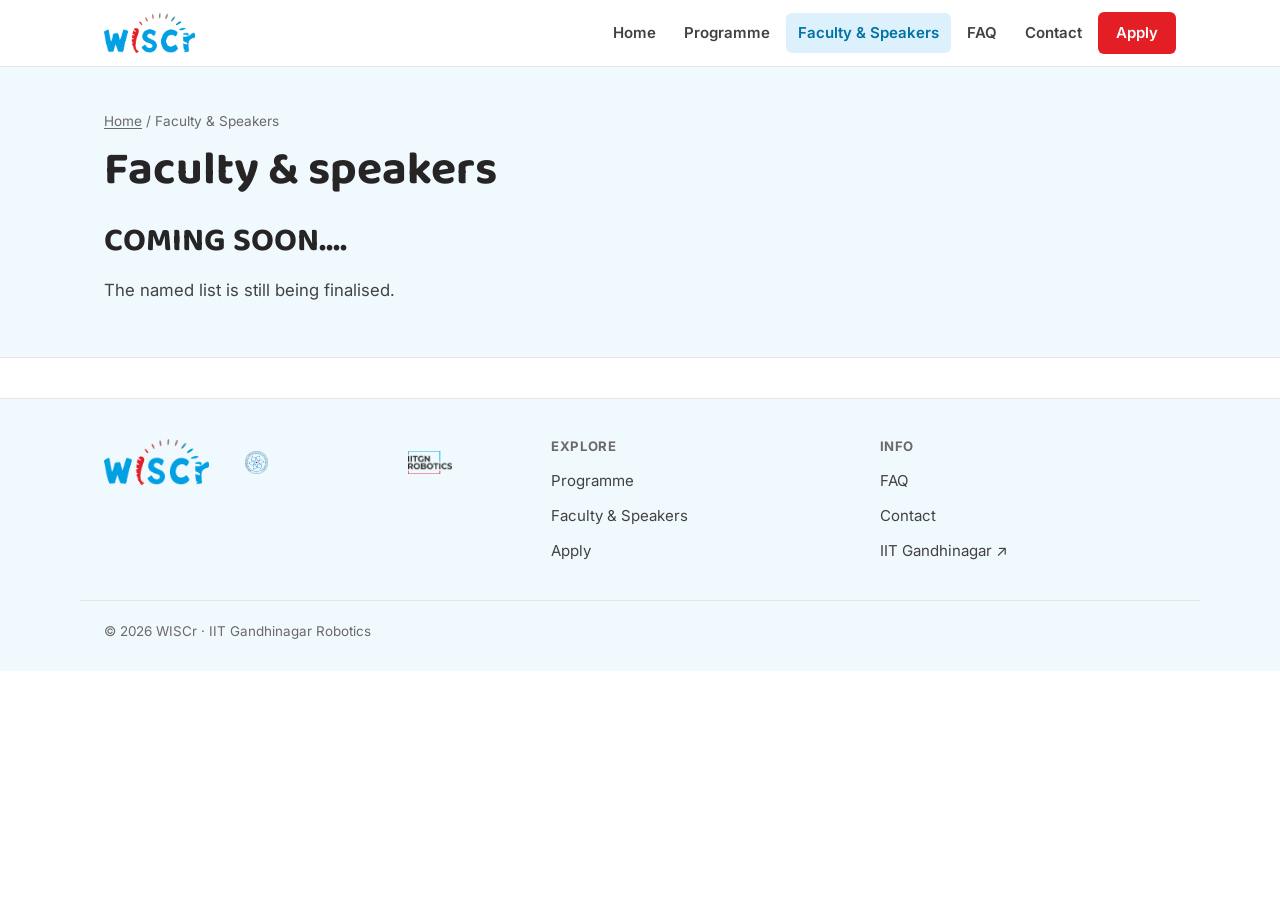
<file: faculty.html>
<!DOCTYPE html>
<html lang="en">
<head>
  <meta charset="UTF-8">
  <meta name="viewport" content="width=device-width, initial-scale=1.0">
  <title>WISCr — IITGN Robotics</title>
  <meta name="description" content="The people behind WISCr 2026 — IIT Gandhinagar faculty, the Day 0 symposium's invited national speakers, and the team mentors who run the school.">
  <meta name="robots" content="noindex, nofollow">
  <link rel="icon" href="assets/favicon.svg" type="image/svg+xml">
  <link rel="preconnect" href="https://fonts.googleapis.com">
  <link rel="preconnect" href="https://fonts.gstatic.com" crossorigin>
  <link href="https://fonts.googleapis.com/css2?family=Baloo+2:wght@500;600;700;800&family=Inter:wght@400;500;600;700&display=swap" rel="stylesheet">
  <link rel="stylesheet" href="css/style.css">
</head>
<body>
  <a class="skip-link" href="#main">Skip to content</a>

  <header class="site-header">
    <!--<div class="draft-banner"><strong>Draft site — internal preview.</strong> Faculty, speakers and a few logistics below are still being finalised. Not yet public.</div>-->
    <nav class="nav-bar" aria-label="Primary">
      <a class="brand" href="index.html">
        <img class="brand-mark" src="assets/logos/wiscr-logo-color.png" alt="WISCr — Winter School in Soft & Continuum Robotics" width="91" height="40">
        <!--<span class="brand-text">
          <span class="sub">Winter School in Soft &amp; Continuum Robotics</span>
        </span>-->
      </a>
      <button class="nav-toggle" aria-label="Toggle navigation" aria-expanded="false">
        <svg viewBox="0 0 24 24" fill="none" stroke="currentColor" stroke-width="2"><path d="M3 6h18M3 12h18M3 18h18"/></svg>
      </button>
      <ul class="nav-links">
        <li><a href="index.html">Home</a></li>
        <li><a href="programme.html">Programme</a></li>
        <li><a href="faculty.html">Faculty &amp; Speakers</a></li>
        <li><a href="faq.html">FAQ</a></li>
        <li><a href="index.html#contact">Contact</a></li>
        <li><a class="nav-cta" href="apply.html">Apply</a></li>
      </ul>
    </nav>
  </header>

  <main id="main">
    <section class="page-header">
      <div class="container">
        <div class="breadcrumb"><a href="index.html">Home</a> / Faculty &amp; Speakers</div>
        <h1>Faculty &amp; speakers</h1>
        <h2>COMING SOON....</h2>
        <p class="lede">The named list is still being finalised.</p>
      </div>
    </section>
<!--
    <section class="section">
      <div class="container">
        <div class="section-head">
          <span class="eyebrow eyebrow--red">Day 0 · Symposium</span>
          <h2>Invited national speakers</h2>
          <p>The symposium's whole purpose is to put national voices in soft robotics in the same room as IITGN's own work. Speakers and panellists to be announced.</p>
        </div>
        <div class="grid grid-2">
          <div class="card">
            <span class="tag tag--red">Invited talks</span>
            <h3>National speakers — TBA</h3>
            <p>One proposed keynote under discussion: Prof. Ashitava Ghosal (IISc), on where classical rigid-body kinematics runs out. Not yet confirmed.</p>
          </div>
          <div class="card">
            <span class="tag tag--red">Panel</span>
            <h3>Panel discussion — TBA</h3>
            <p>A panel of invited faculty and industry voices, open to all Day 0 registrants.</p>
          </div>
          <div class="card">
            <span class="tag tag--red">Lab tours</span>
            <h3>IITGN robotics group</h3>
            <p>Guided tours of the lab's soft robotics work — the same robots the school's teams will use.</p>
          </div>
          <div class="card">
            <span class="tag tag--red">Closing dinner</span>
            <h3>Guests &amp; participants</h3>
            <p>An informal close to Day 0, ahead of the school proper starting Monday morning.</p>
          </div>
        </div>
      </div>
    </section>
    

    <section class="section section--alt">
      <div class="container">
        <div class="section-head">
          <span class="eyebrow">Days 1–5 · School</span>
          <h2>IIT Gandhinagar faculty</h2>
          <p>Teaching across the week's plenaries, taught sessions and project mentoring. Named shortlist in progress.</p>
        </div>
        <div class="grid grid-2">
          <div class="person-card">
            <div class="avatar-placeholder">?</div>
            <div>
              <h3>Faculty lead — to be announced</h3>
              <span class="role">Programme direction, teaching</span>
              <p>Named shortlist in progress.</p>
            </div>
          </div>
          <div class="person-card">
            <div class="avatar-placeholder">?</div>
            <div>
              <h3>Faculty — to be announced</h3>
              <span class="role">Teaching, lab oversight</span>
              <p>Named shortlist in progress.</p>
            </div>
          </div>
        </div>
      </div>
    </section>

    <section class="section">
      <div class="container">
        <div class="section-head">
          <span class="eyebrow">Running the room</span>
          <h2>Mentors &amp; staff</h2>
        </div>
        <div class="table-wrap">
          <table class="data-table">
            <thead>
              <tr><th>Role</th><th>What they do</th></tr>
            </thead>
            <tbody>
              <tr><td>IIT Gandhinagar faculty</td><td>Plenaries, taught sessions, programme direction</td></tr>
              <tr><td>Team mentors (PhD / postdoc)</td><td>One per team, present through the project work, running the Friday review</td></tr>
              <tr><td>Lab &amp; safety staff</td><td>In-house robots, lab equipment, day-to-day logistics</td></tr>
              <tr><td>Coordinator</td><td>Symposium and school logistics, participant support</td></tr>
            </tbody>
          </table>
        </div>
      </div>
    </section>
    -->
  </main>

  <footer class="site-footer">
    <div class="container footer-grid">
      <div>
        <div class="brand-cluster brand-cluster--footer">
          <img class="wiscr-mark" src="assets/logos/wiscr-logo-color.png" alt="WISCr" width="105" height="46">
          <span class="brand-cluster-divider" aria-hidden="true"></span>
          <div class="partner-marks">
            <img class="partner-mark" src="assets/logos/iitgn-logo.png" alt="IIT Gandhinagar" width="23" height="23">
            <img class="partner-mark" src="assets/logos/iitgn-robotics-logo.png" alt="IITGN Robotics" width="44" height="23">
          </div>
        </div>
<!--<p style="color:var(--ink-700); font-size:0.94rem; max-width:38ch;">
          Winter School in Soft &amp; Continuum Robotics — an inaugural
          national symposium and hands-on winter school hosted by the
          Robotics group at IIT Gandhinagar.
        </p>-->
      </div>
      <div>
        <h4>Explore</h4>
        <ul>
          <li><a href="programme.html">Programme</a></li>
          <li><a href="faculty.html">Faculty &amp; Speakers</a></li>
          <li><a href="apply.html">Apply</a></li>
        </ul>
      </div>
      <div>
        <h4>Info</h4>
        <ul>
          <li><a href="faq.html">FAQ</a></li>
          <li><a href="index.html#contact">Contact</a></li>
          <li><a href="https://iitgn.ac.in" target="_blank" rel="noopener">IIT Gandhinagar ↗</a></li>
        </ul>
      </div>
    </div>
    <div class="footer-bottom">
      <span>© <span id="year">2026</span> WISCr · IIT Gandhinagar Robotics</span>
    </div>
  </footer>

  <script src="js/main.js"></script>
</body>
</html>
</file>
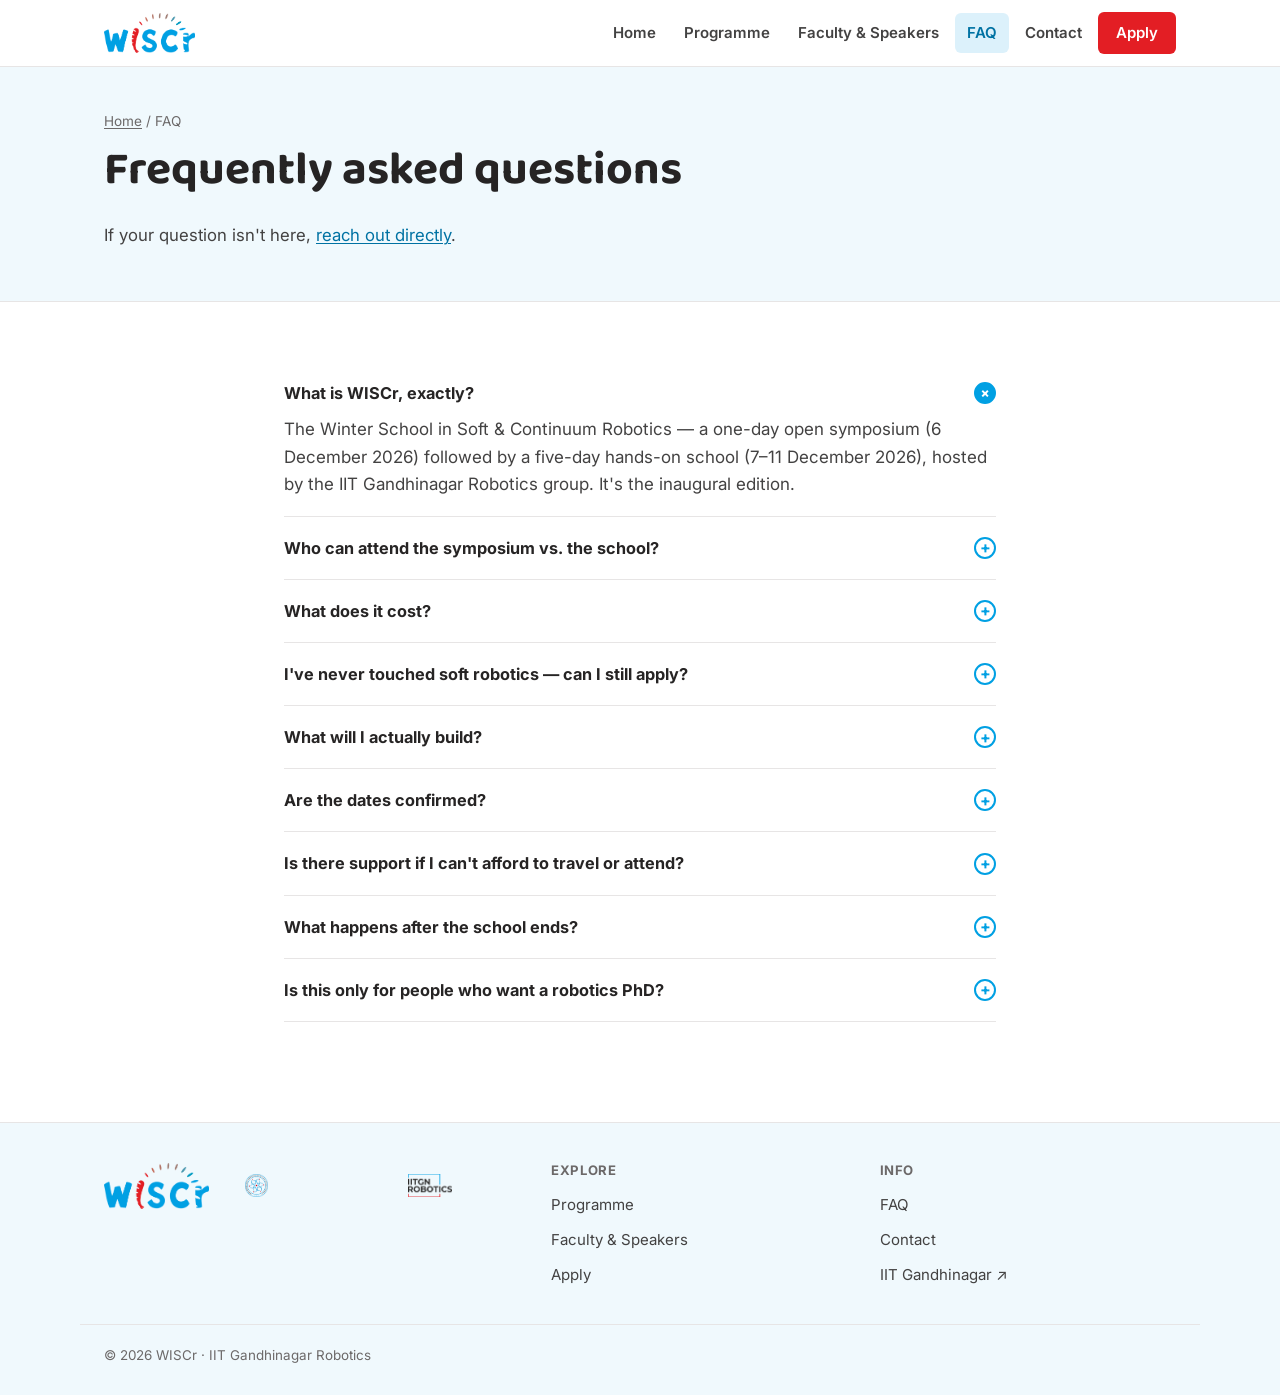
<file: faq.html>
<!DOCTYPE html>
<html lang="en">
<head>
  <meta charset="UTF-8">
  <meta name="viewport" content="width=device-width, initial-scale=1.0">
  <title>WISCr — IITGN Robotics</title>
  <meta name="description" content="Frequently asked questions about WISCr 2026 — eligibility, fees, and what the symposium and school actually involve.">
  <meta name="robots" content="noindex, nofollow">
  <link rel="icon" href="assets/favicon.svg" type="image/svg+xml">
  <link rel="preconnect" href="https://fonts.googleapis.com">
  <link rel="preconnect" href="https://fonts.gstatic.com" crossorigin>
  <link href="https://fonts.googleapis.com/css2?family=Baloo+2:wght@500;600;700;800&family=Inter:wght@400;500;600;700&display=swap" rel="stylesheet">
  <link rel="stylesheet" href="css/style.css">
</head>
<body>
  <a class="skip-link" href="#main">Skip to content</a>

  <header class="site-header">
    <!--<div class="draft-banner"><strong>Draft site — internal preview.</strong> Faculty, speakers and a few logistics below are still being finalised. Not yet public.</div>-->
    <nav class="nav-bar" aria-label="Primary">
      <a class="brand" href="index.html">
        <img class="brand-mark" src="assets/logos/wiscr-logo-color.png" alt="WISCr — Winter School in Soft & Continuum Robotics" width="91" height="40">
      </a>
      <button class="nav-toggle" aria-label="Toggle navigation" aria-expanded="false">
        <svg viewBox="0 0 24 24" fill="none" stroke="currentColor" stroke-width="2"><path d="M3 6h18M3 12h18M3 18h18"/></svg>
      </button>
      <ul class="nav-links">
        <li><a href="index.html">Home</a></li>
        <li><a href="programme.html">Programme</a></li>
        <li><a href="faculty.html">Faculty &amp; Speakers</a></li>
        <li><a href="faq.html">FAQ</a></li>
        <li><a href="index.html#contact">Contact</a></li>
        <li><a class="nav-cta" href="apply.html">Apply</a></li>
      </ul>
    </nav>
  </header>

  <main id="main">
    <section class="page-header">
      <div class="container">
        <div class="breadcrumb"><a href="index.html">Home</a> / FAQ</div>
        <h1>Frequently asked questions</h1>
        <p class="lede">If your question isn't here, <a href="index.html#contact">reach out directly</a>.</p>
      </div>
    </section>

    <section class="section">
      <div class="container container--narrow">

        <details class="faq-item" open>
          <summary>What is WISCr, exactly?<span class="plus">+</span></summary>
          <div class="faq-answer">The Winter School in Soft &amp; Continuum Robotics — a one-day open symposium (6 December 2026) followed by a five-day hands-on school (7–11 December 2026), hosted by the IIT Gandhinagar Robotics group. It's the inaugural edition.</div>
        </details>

        <details class="faq-item">
          <summary>Who can attend the symposium vs. the school?<span class="plus">+</span></summary>
          <div class="faq-answer">The Day 0 symposium is open registration — about 75 seats across students, faculty/scientists, and industry. The five-day school is selective: only 25 students are chosen by application, and the school includes symposium access.</div>
        </details>

        <details class="faq-item">
          <summary>What does it cost?<span class="plus">+</span></summary>
          <div class="faq-answer">Students attending both the symposium and school: ₹5,000. Students attending the symposium only: ₹1,000. Faculty and scientists from research labs: ₹3,000. Industry: ₹5,000. All figures exclude GST — see the full breakdown on the <a href="apply.html">Apply</a> page.</div>
        </details>

        <details class="faq-item">
          <summary>I've never touched soft robotics — can I still apply?<span class="plus">+</span></summary>
          <div class="faq-answer">Yes. Monday is built for exactly this: why soft robots, bio-inspiration and embodiment, and hands-on tinkering with in-house robots, plus ROS and SOFA setup, before anything more technical is introduced.</div>
        </details>

        <details class="faq-item">
          <summary>What will I actually build?<span class="plus">+</span></summary>
          <div class="faq-answer">In teams of five, you'll take an open problem on a soft robot that already exists in the IITGN lab from design and BoM (Tuesday) through applied geometry, sensing and control in SOFA (Wednesday–Thursday) to a demonstration and review on Friday.</div>
        </details>

        <details class="faq-item">
          <summary>Are the dates confirmed?<span class="plus">+</span></summary>
          <div class="faq-answer">Yes — 6 December 2026 for the symposium, 7–11 December 2026 for the school. What's still being finalised is the named speaker and mentor list, and the exact application timeline.</div>
        </details>

        <details class="faq-item">
          <summary>Is there support if I can't afford to travel or attend?<span class="plus">+</span></summary>
          <div class="faq-answer">This is being worked out as part of the budget. If cost is a barrier, mention it in your application or reach out directly — we'd rather know before selection than lose a strong applicant to it.</div>
        </details>

        <details class="faq-item">
          <summary>What happens after the school ends?<span class="plus">+</span></summary>
          <div class="faq-answer">WISCr is explicitly designed as a recruitment pipeline for well-prepared MTech and PhD candidates. Strong participants can expect a real conversation about joining the group, on top of whatever they take home from the week itself.</div>
        </details>

        <details class="faq-item">
          <summary>Is this only for people who want a robotics PhD?<span class="plus">+</span></summary>
          <div class="faq-answer">No. It's built as genuine hands-on exposure to soft robotics first — modelling, simulation and build — and a pipeline into the group second. Whether or not research is your path, you'll leave having actually built something.</div>
        </details>

      </div>
    </section>
  </main>

  <footer class="site-footer">
    <div class="container footer-grid">
      <div>
        <div class="brand-cluster brand-cluster--footer">
          <img class="wiscr-mark" src="assets/logos/wiscr-logo-color.png" alt="WISCr" width="105" height="46">
          <span class="brand-cluster-divider" aria-hidden="true"></span>
          <div class="partner-marks">
            <img class="partner-mark" src="assets/logos/iitgn-logo.png" alt="IIT Gandhinagar" width="23" height="23">
            <img class="partner-mark" src="assets/logos/iitgn-robotics-logo.png" alt="IITGN Robotics" width="44" height="23">
          </div>
        </div>
<!--<p style="color:var(--ink-700); font-size:0.94rem; max-width:38ch;">
          Winter School in Soft &amp; Continuum Robotics — an inaugural
          national symposium and hands-on winter school hosted by the
          Robotics group at IIT Gandhinagar.
        </p>-->
      </div>
      <div>
        <h4>Explore</h4>
        <ul>
          <li><a href="programme.html">Programme</a></li>
          <li><a href="faculty.html">Faculty &amp; Speakers</a></li>
          <li><a href="apply.html">Apply</a></li>
        </ul>
      </div>
      <div>
        <h4>Info</h4>
        <ul>
          <li><a href="faq.html">FAQ</a></li>
          <li><a href="index.html#contact">Contact</a></li>
          <li><a href="https://iitgn.ac.in" target="_blank" rel="noopener">IIT Gandhinagar ↗</a></li>
        </ul>
      </div>
    </div>
    <div class="footer-bottom">
      <span>© <span id="year">2026</span> WISCr · IIT Gandhinagar Robotics</span>
    </div>
  </footer>

  <script src="js/main.js"></script>
</body>
</html>
</file>
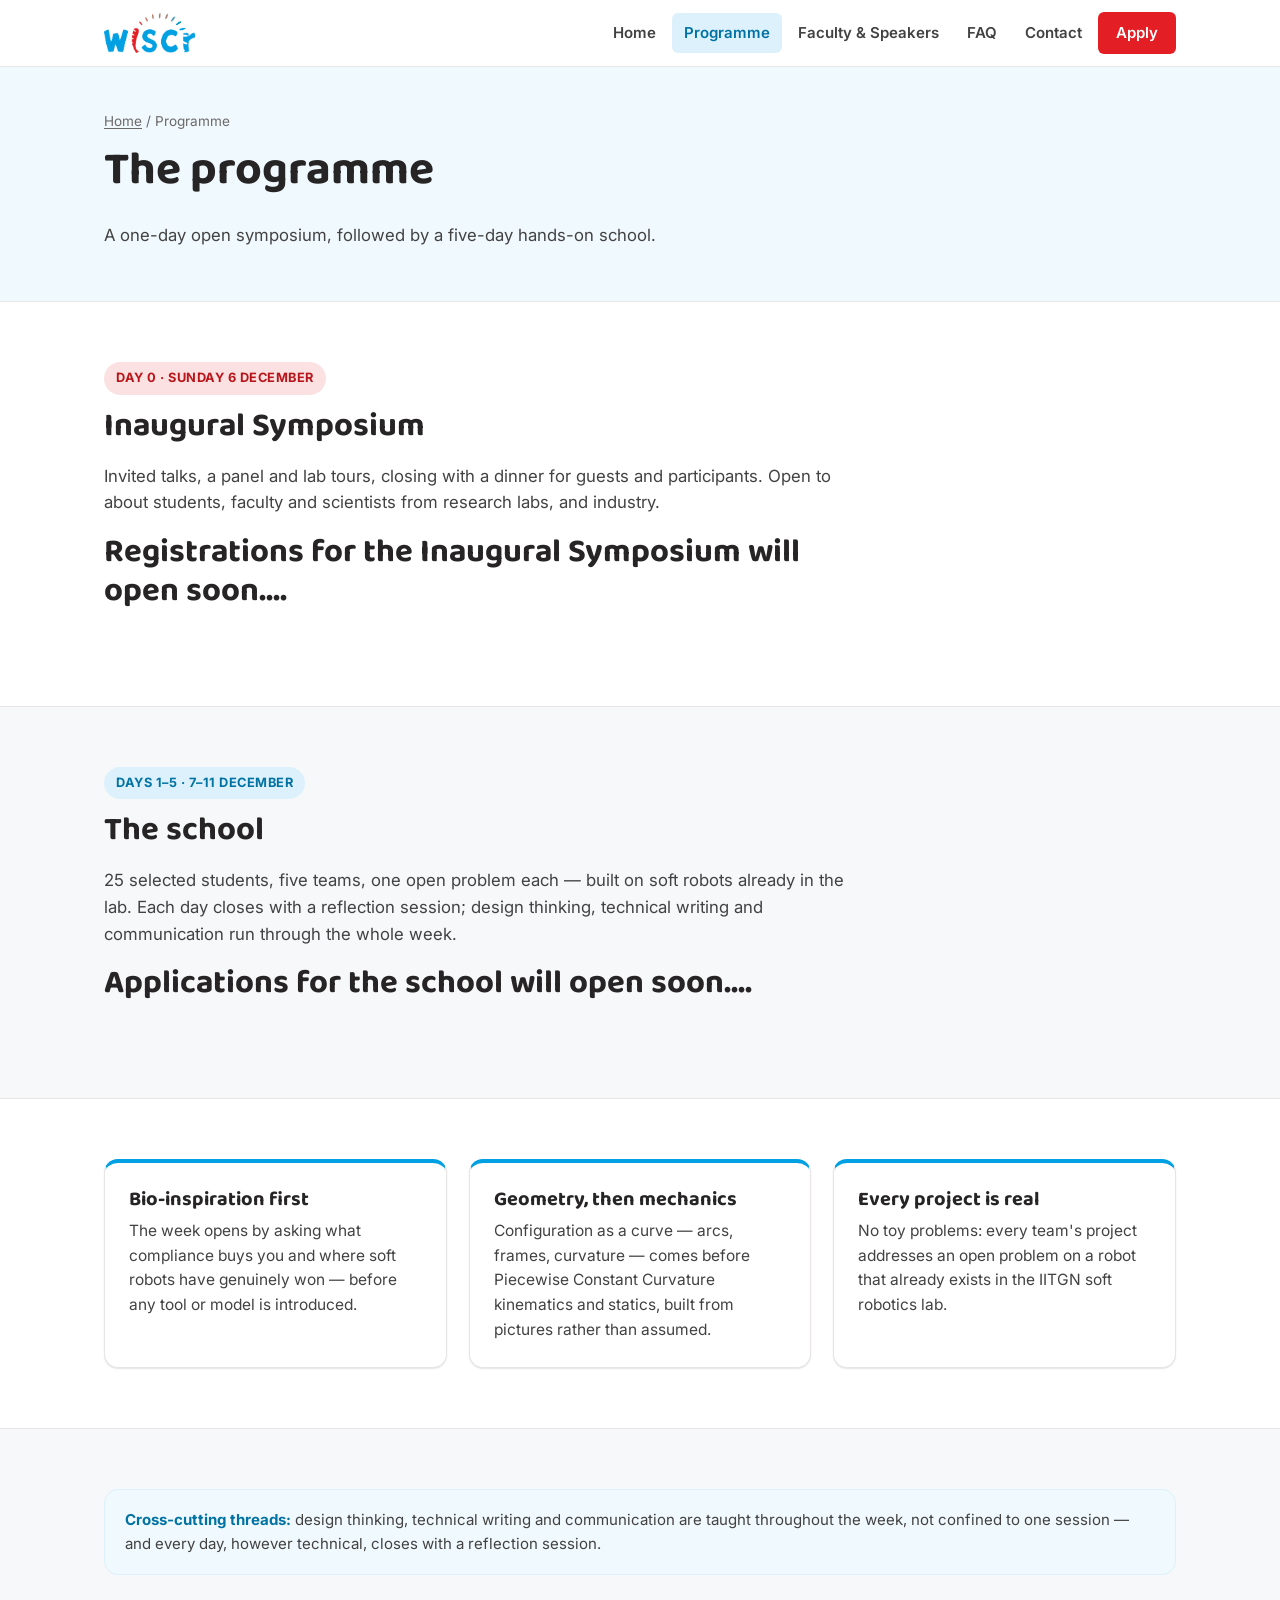
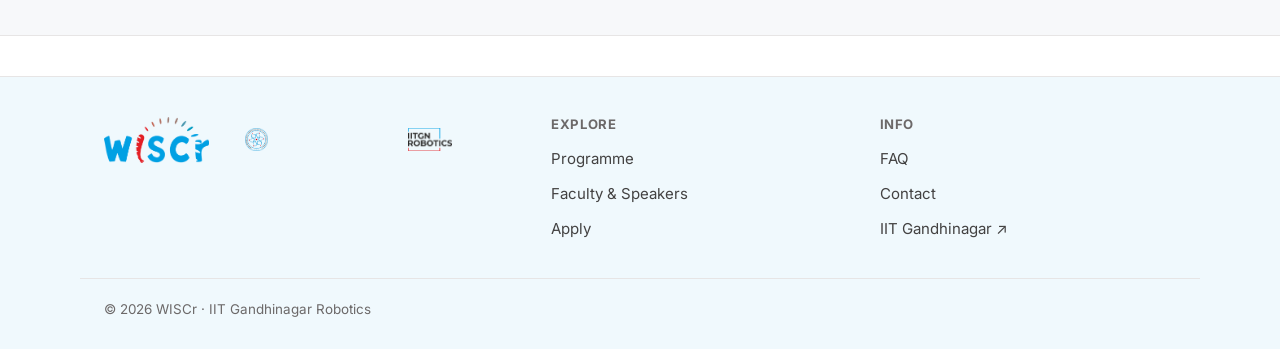
<file: programme.html>
<!DOCTYPE html>
<html lang="en">
<head>
  <meta charset="UTF-8">
  <meta name="viewport" content="width=device-width, initial-scale=1.0">
  <title>WISCr — IITGN Robotics</title>
  <meta name="description" content="WISCr 2026 programme: Day 0 symposium on 6 December, and the five-day school from 7–11 December — day by day.">
  <meta name="robots" content="noindex, nofollow">
  <link rel="icon" href="assets/favicon.svg" type="image/svg+xml">
  <link rel="preconnect" href="https://fonts.googleapis.com">
  <link rel="preconnect" href="https://fonts.gstatic.com" crossorigin>
  <link href="https://fonts.googleapis.com/css2?family=Baloo+2:wght@500;600;700;800&family=Inter:wght@400;500;600;700&display=swap" rel="stylesheet">
  <link rel="stylesheet" href="css/style.css">
</head>
<body>
  <a class="skip-link" href="#main">Skip to content</a>

  <header class="site-header">
    <!--<div class="draft-banner"><strong>Draft site — internal preview.</strong> Faculty, speakers and a few logistics below are still being finalised. Not yet public.</div>-->
    <nav class="nav-bar" aria-label="Primary">
      <a class="brand" href="index.html">
        <img class="brand-mark" src="assets/logos/wiscr-logo-color.png" alt="WISCr — Winter School in Soft & Continuum Robotics" width="91" height="40">
      </a>
      <button class="nav-toggle" aria-label="Toggle navigation" aria-expanded="false">
        <svg viewBox="0 0 24 24" fill="none" stroke="currentColor" stroke-width="2"><path d="M3 6h18M3 12h18M3 18h18"/></svg>
      </button>
      <ul class="nav-links">
        <li><a href="index.html">Home</a></li>
        <li><a href="programme.html">Programme</a></li>
        <li><a href="faculty.html">Faculty &amp; Speakers</a></li>
        <li><a href="faq.html">FAQ</a></li>
        <li><a href="index.html#contact">Contact</a></li>
        <li><a class="nav-cta" href="apply.html">Apply</a></li>
      </ul>
    </nav>
  </header>

  <main id="main">
    <section class="page-header">
      <div class="container">
        <div class="breadcrumb"><a href="index.html">Home</a> / Programme</div>
        <h1>The programme</h1>
        <p class="lede">A one-day open symposium, followed by a five-day hands-on school.</p>
      </div>
    </section>

    <section class="section">
      <div class="container">
        <div class="section-head">
          <span class="eyebrow eyebrow--red">Day 0 · Sunday 6 December</span>
          <h2>Inaugural Symposium</h2>
          <p>Invited talks, a panel and lab tours, closing with a dinner for guests and participants. Open to about students, faculty and scientists from research labs, and industry.</p>
          <h2>Registrations for the Inaugural Symposium will open soon....</h2>
        </div>
        <!--<div class="table-wrap">
          <table class="data-table">
            <thead>
              <tr><th>Block</th><th>What happens</th></tr>
            </thead>
            <tbody>
              <tr><td>Morning</td><td>Invited talks from national soft robotics speakers</td></tr>
              <tr><td>Midday</td><td>Panel discussion</td></tr>
              <tr><td>Afternoon</td><td>Lab tours of IITGN's soft robotics work</td></tr>
              <tr><td>Evening</td><td>Closing dinner for guests and participants</td></tr>
            </tbody>
          </table>
        </div>-->
      </div>
    </section>

    <section class="section section--alt">
      <div class="container">
        <div class="section-head">
          <span class="eyebrow">Days 1–5 · 7–11 December</span>
          <h2>The school</h2>
          <p>25 selected students, five teams, one open problem each — built on soft robots already in the lab. Each day closes with a reflection session; design thinking, technical writing and communication run through the whole week.</p>
          <h2>Applications for the school will open soon.... </h2>
        </div>
        <!--<div class="table-wrap">
          <table class="data-table">
            <thead>
              <tr><th>Day</th><th>Sessions</th></tr>
            </thead>
            <tbody>
              <tr><td><strong>Mon</strong></td><td>Why soft robots; bio-inspiration and embodiment; tinkering with in-house robots; ROS and SOFA setup</td></tr>
              <tr><td><strong>Tue</strong></td><td>Geometry for soft robots — arcs, curves, frames; survey of current solutions; project design and BoM</td></tr>
              <tr><td><strong>Wed</strong></td><td>Sensing and estimation; methods planning; applying geometry and kinematics to the team project</td></tr>
              <tr><td><strong>Thu</strong></td><td>Mechanics overview, PCC kinematics and statics, worked problems; applying control in SOFA</td></tr>
              <tr><td><strong>Fri</strong></td><td>Kinematic control; project work; project demonstration and review</td></tr>
            </tbody>
          </table>
        </div>-->
      </div>
    </section>

    <section class="section">
      <div class="container">
        <div class="grid grid-3">
          <div class="card card--pillar">
            <h3>Bio-inspiration first</h3>
            <p>The week opens by asking what compliance buys you and where soft robots have genuinely won — before any tool or model is introduced.</p>
          </div>
          <div class="card card--pillar">
            <h3>Geometry, then mechanics</h3>
            <p>Configuration as a curve — arcs, frames, curvature — comes before Piecewise Constant Curvature kinematics and statics, built from pictures rather than assumed.</p>
          </div>
          <div class="card card--pillar">
            <h3>Every project is real</h3>
            <p>No toy problems: every team's project addresses an open problem on a robot that already exists in the IITGN soft robotics lab.</p>
          </div>
        </div>
      </div>
    </section>

    <section class="section section--alt">
      <div class="container">
        <div class="note-box">
          <strong>Cross-cutting threads:</strong> design thinking, technical writing and communication are taught throughout the week, not confined to one session — and every day, however technical, closes with a reflection session.
        </div>
      </div>
    </section>
  </main>

  <footer class="site-footer">
    <div class="container footer-grid">
      <div>
        <div class="brand-cluster brand-cluster--footer">
          <img class="wiscr-mark" src="assets/logos/wiscr-logo-color.png" alt="WISCr" width="105" height="46">
          <span class="brand-cluster-divider" aria-hidden="true"></span>
          <div class="partner-marks">
            <img class="partner-mark" src="assets/logos/iitgn-logo.png" alt="IIT Gandhinagar" width="23" height="23">
            <img class="partner-mark" src="assets/logos/iitgn-robotics-logo.png" alt="IITGN Robotics" width="44" height="23">
          </div>
        </div>
<!--<p style="color:var(--ink-700); font-size:0.94rem; max-width:38ch;">
          Winter School in Soft &amp; Continuum Robotics — an inaugural
          national symposium and hands-on winter school hosted by the
          Robotics group at IIT Gandhinagar.
        </p>-->
      </div>
      <div>
        <h4>Explore</h4>
        <ul>
          <li><a href="programme.html">Programme</a></li>
          <li><a href="faculty.html">Faculty &amp; Speakers</a></li>
          <li><a href="apply.html">Apply</a></li>
        </ul>
      </div>
      <div>
        <h4>Info</h4>
        <ul>
          <li><a href="faq.html">FAQ</a></li>
          <li><a href="index.html#contact">Contact</a></li>
          <li><a href="https://iitgn.ac.in" target="_blank" rel="noopener">IIT Gandhinagar ↗</a></li>
        </ul>
      </div>
    </div>
    <div class="footer-bottom">
      <span>© <span id="year">2026</span> WISCr · IIT Gandhinagar Robotics</span>
    </div>
  </footer>

  <script src="js/main.js"></script>
</body>
</html>
</file>
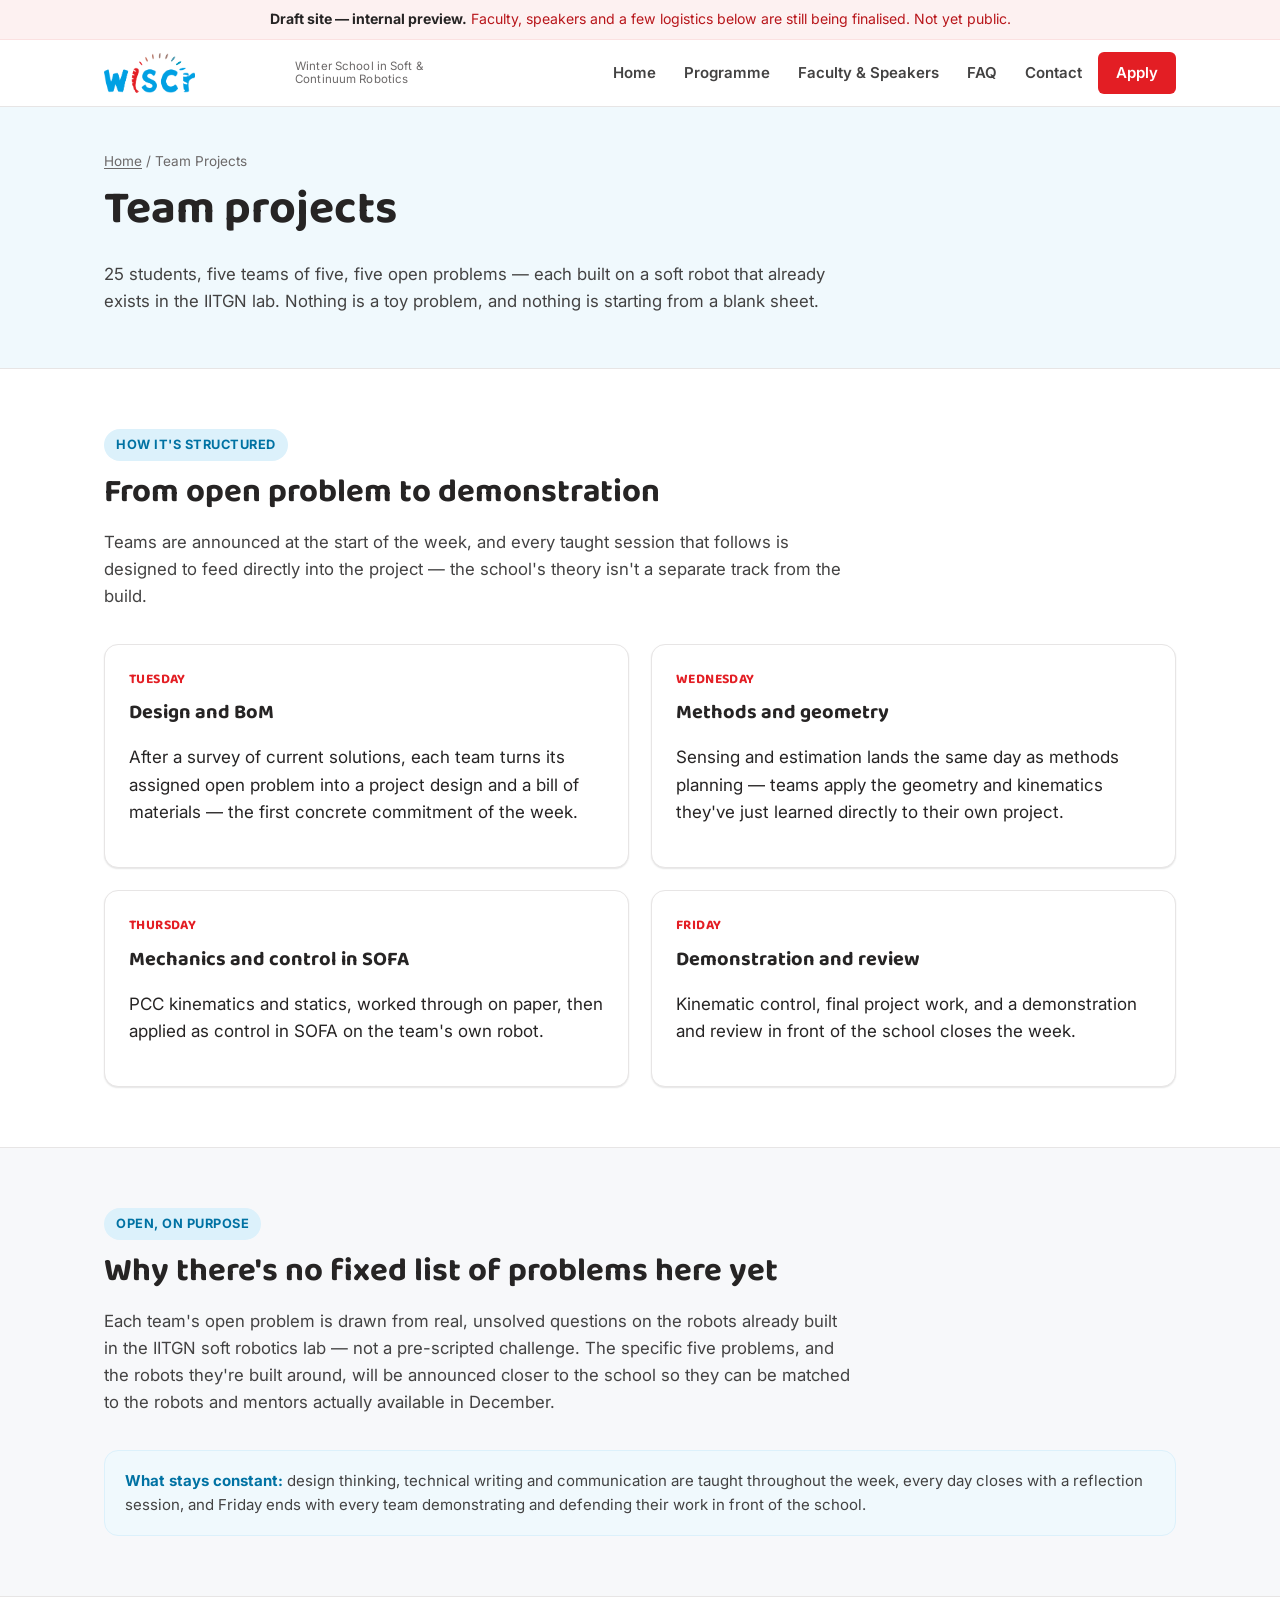
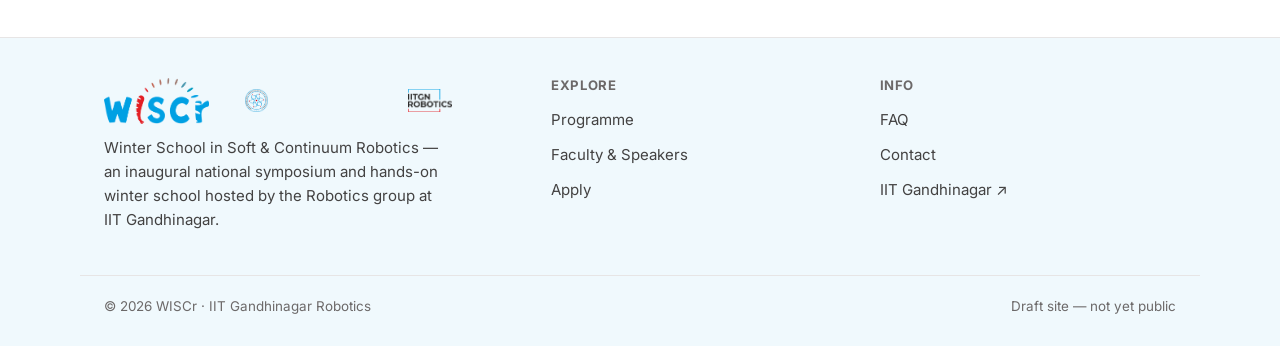
<file: sprints.html>
<!DOCTYPE html>
<html lang="en">
<head>
  <meta charset="UTF-8">
  <meta name="viewport" content="width=device-width, initial-scale=1.0">
  <title>WISCr — IITGN Robotics</title>
  <meta name="description" content="Five teams, five open problems, built on soft robots already in the IITGN lab — how WISCr's team projects work.">
  <meta name="robots" content="noindex, nofollow">
  <link rel="icon" href="assets/favicon.svg" type="image/svg+xml">
  <link rel="preconnect" href="https://fonts.googleapis.com">
  <link rel="preconnect" href="https://fonts.gstatic.com" crossorigin>
  <link href="https://fonts.googleapis.com/css2?family=Baloo+2:wght@500;600;700;800&family=Inter:wght@400;500;600;700&display=swap" rel="stylesheet">
  <link rel="stylesheet" href="css/style.css">
</head>
<body>
  <a class="skip-link" href="#main">Skip to content</a>

  <header class="site-header">
    <div class="draft-banner"><strong>Draft site — internal preview.</strong> Faculty, speakers and a few logistics below are still being finalised. Not yet public.</div>
    <nav class="nav-bar" aria-label="Primary">
      <a class="brand" href="index.html">
        <img class="brand-mark" src="assets/logos/wiscr-logo-color.png" alt="WISCr — Winter School in Soft & Continuum Robotics" width="91" height="40">
        <span class="brand-text">
          <span class="sub">Winter School in Soft &amp; Continuum Robotics</span>
        </span>
      </a>
      <button class="nav-toggle" aria-label="Toggle navigation" aria-expanded="false">
        <svg viewBox="0 0 24 24" fill="none" stroke="currentColor" stroke-width="2"><path d="M3 6h18M3 12h18M3 18h18"/></svg>
      </button>
      <ul class="nav-links">
        <li><a href="index.html">Home</a></li>
        <li><a href="programme.html">Programme</a></li>
        <li><a href="faculty.html">Faculty &amp; Speakers</a></li>
        <li><a href="faq.html">FAQ</a></li>
        <li><a href="contact.html">Contact</a></li>
        <li><a class="nav-cta" href="apply.html">Apply</a></li>
      </ul>
    </nav>
  </header>

  <main id="main">
    <section class="page-header">
      <div class="container">
        <div class="breadcrumb"><a href="index.html">Home</a> / Team Projects</div>
        <h1>Team projects</h1>
        <p class="lede">25 students, five teams of five, five open problems — each built on a soft robot that already exists in the IITGN lab. Nothing is a toy problem, and nothing is starting from a blank sheet.</p>
      </div>
    </section>

    <section class="section">
      <div class="container">
        <div class="section-head">
          <span class="eyebrow">How it's structured</span>
          <h2>From open problem to demonstration</h2>
          <p>Teams are announced at the start of the week, and every taught session that follows is designed to feed directly into the project — the school's theory isn't a separate track from the build.</p>
        </div>
        <div class="grid grid-2">
          <div class="sprint-card">
            <span class="sprint-number">Tuesday</span>
            <h3>Design and BoM</h3>
            <p>After a survey of current solutions, each team turns its assigned open problem into a project design and a bill of materials — the first concrete commitment of the week.</p>
          </div>
          <div class="sprint-card">
            <span class="sprint-number">Wednesday</span>
            <h3>Methods and geometry</h3>
            <p>Sensing and estimation lands the same day as methods planning — teams apply the geometry and kinematics they've just learned directly to their own project.</p>
          </div>
          <div class="sprint-card">
            <span class="sprint-number">Thursday</span>
            <h3>Mechanics and control in SOFA</h3>
            <p>PCC kinematics and statics, worked through on paper, then applied as control in SOFA on the team's own robot.</p>
          </div>
          <div class="sprint-card">
            <span class="sprint-number">Friday</span>
            <h3>Demonstration and review</h3>
            <p>Kinematic control, final project work, and a demonstration and review in front of the school closes the week.</p>
          </div>
        </div>
      </div>
    </section>

    <section class="section section--alt">
      <div class="container">
        <div class="section-head">
          <span class="eyebrow">Open, on purpose</span>
          <h2>Why there's no fixed list of problems here yet</h2>
          <p>
            Each team's open problem is drawn from real, unsolved questions
            on the robots already built in the IITGN soft robotics lab — not
            a pre-scripted challenge. The specific five problems, and the
            robots they're built around, will be announced closer to the
            school so they can be matched to the robots and mentors actually
            available in December.
          </p>
        </div>
        <div class="note-box">
          <strong>What stays constant:</strong> design thinking, technical writing and communication are taught throughout the week, every day closes with a reflection session, and Friday ends with every team demonstrating and defending their work in front of the school.
        </div>
      </div>
    </section>
  </main>

  <footer class="site-footer">
    <div class="container footer-grid">
      <div>
        <div class="brand-cluster brand-cluster--footer">
          <img class="wiscr-mark" src="assets/logos/wiscr-logo-color.png" alt="WISCr" width="105" height="46">
          <span class="brand-cluster-divider" aria-hidden="true"></span>
          <div class="partner-marks">
            <img class="partner-mark" src="assets/logos/iitgn-logo.png" alt="IIT Gandhinagar" width="23" height="23">
            <img class="partner-mark" src="assets/logos/iitgn-robotics-logo.png" alt="IITGN Robotics" width="44" height="23">
          </div>
        </div>
        <p style="color:var(--ink-700); font-size:0.94rem; max-width:38ch;">
          Winter School in Soft &amp; Continuum Robotics — an inaugural
          national symposium and hands-on winter school hosted by the
          Robotics group at IIT Gandhinagar.
        </p>
      </div>
      <div>
        <h4>Explore</h4>
        <ul>
          <li><a href="programme.html">Programme</a></li>
          <li><a href="faculty.html">Faculty &amp; Speakers</a></li>
          <li><a href="apply.html">Apply</a></li>
        </ul>
      </div>
      <div>
        <h4>Info</h4>
        <ul>
          <li><a href="faq.html">FAQ</a></li>
          <li><a href="contact.html">Contact</a></li>
          <li><a href="https://iitgn.ac.in" target="_blank" rel="noopener">IIT Gandhinagar ↗</a></li>
        </ul>
      </div>
    </div>
    <div class="footer-bottom">
      <span>© <span id="year">2026</span> WISCr · IIT Gandhinagar Robotics</span>
      <span>Draft site — not yet public</span>
    </div>
  </footer>

  <script src="js/main.js"></script>
</body>
</html>
</file>
<file: css/style.css>
/* ============================================================
   WISCr — Winter School in Soft & Continuum Robotics
   Shared stylesheet. Brand palette + Chelsy display font.
   ============================================================ */

@font-face {
  font-family: "Chelsy";
  src: url("../assets/fonts/Chelsy.otf") format("opentype"),
       url("../assets/fonts/Chelsy.ttf") format("truetype");
  font-weight: normal;
  font-style: normal;
  font-display: swap;
}

:root {
  /* Brand colours — sampled from the official logo files */
  --blue-700: #0072a3;   /* hover / pressed */
  --blue-600: #00a0e3;   /* primary brand blue */
  --blue-100: #dcf1fb;   /* light tint, section backgrounds */
  --blue-50:  #f0f9fd;

  --red-700: #b8161b;    /* hover / pressed */
  --red-600: #e31e24;    /* primary brand red */
  --red-100: #fbe1e1;
  --red-50:  #fdf1f1;

  /* Sunburst gradient sampled from the logo's rays: red -> warm neutrals -> teal -> blue */
  --sunburst: linear-gradient(90deg, #e31e24, #c0614e, #b17061, #9f7d74, #4997ae, #009bc1, #00a0e3);

  --ink-900: #262424;
  --ink-700: #434242;    /* brand "dark" swatch (C0 M0 Y0 K100 as printed) */
  --ink-500: #6c6969;
  --ink-300: #a6a3a3;
  --ink-100: #e2dfdf;

  --paper:      #ffffff;
  --paper-alt:  #f7f8fa;
  --paper-line: #e7e5e5;

  --radius-sm: 6px;
  --radius-md: 14px;

  --content-width: 1120px;
  --content-narrow: 760px;

  --shadow-sm: 0 1px 2px rgba(38, 36, 36, 0.07), 0 1px 1px rgba(38, 36, 36, 0.05);
  --shadow-md: 0 8px 24px rgba(38, 36, 36, 0.10);
}

/* ---------- Reset ---------- */
*, *::before, *::after { box-sizing: border-box; }
html { scroll-behavior: smooth; }
body {
  margin: 0;
  background: var(--paper);
  color: var(--ink-900);
  font-family: "Inter", -apple-system, BlinkMacSystemFont, "Segoe UI", Roboto, Helvetica, Arial, sans-serif;
  font-size: 17px;
  line-height: 1.6;
  -webkit-font-smoothing: antialiased;
}
img { max-width: 100%; display: block; }
a { color: var(--blue-700); text-decoration-thickness: 1px; text-underline-offset: 2px; }
a:hover { color: var(--red-600); }
h1, h2, h3, h4 {
  font-family: "Baloo 2", "Inter", sans-serif;
  font-weight: 700;
  line-height: 1.2;
  color: var(--ink-900);
  margin: 0 0 0.5em;
}
h1 { font-size: clamp(2.1rem, 4.2vw, 2.9rem); }
h2 { font-size: clamp(1.5rem, 3vw, 2.05rem); }
h3 { font-size: 1.25rem; }
p { margin: 0 0 1em; }
ul, ol { margin: 0 0 1em; padding-left: 1.25em; }
table { border-collapse: collapse; width: 100%; }
code, kbd { font-family: "IBM Plex Mono", ui-monospace, monospace; font-size: 0.92em; }

/* Display font — used sparingly for the wordmark feel: hero eyebrow tags, big stat numbers */
.display {
  font-family: "Chelsy", "Baloo 2", sans-serif;
  font-weight: normal;
  letter-spacing: 0.01em;
}

.container {
  max-width: var(--content-width);
  margin: 0 auto;
  padding: 0 24px;
}
.container--narrow {
  max-width: var(--content-narrow);
  margin: 0 auto;
  padding: 0 24px;
}

.visually-hidden {
  position: absolute; width: 1px; height: 1px; overflow: hidden;
  clip: rect(0 0 0 0); white-space: nowrap;
}

/* ---------- Skip link ---------- */
.skip-link {
  position: absolute; left: 8px; top: -48px;
  background: var(--ink-900); color: #fff;
  padding: 10px 16px; border-radius: var(--radius-sm);
  z-index: 200; transition: top 0.15s ease;
}
.skip-link:focus { top: 8px; }

/* ---------- Sunburst rule ---------- */
.sunburst-rule {
  height: 5px;
  background: var(--sunburst);
}

/* ---------- Draft banner ---------- */
.draft-banner {
  background: var(--red-50);
  color: var(--red-700);
  border-bottom: 1px solid var(--red-100);
  font-size: 0.88rem;
  text-align: center;
  padding: 8px 24px;
}
.draft-banner strong { color: var(--ink-900); }

/* ---------- Header / Nav ---------- */
.site-header {
  border-bottom: 1px solid var(--paper-line);
  background: var(--paper);
  position: sticky;
  top: 0;
  z-index: 100;
}
.nav-bar {
  display: flex;
  align-items: center;
  justify-content: space-between;
  padding: 12px 24px;
  max-width: var(--content-width);
  margin: 0 auto;
  gap: 16px;
}
.brand {
  display: flex;
  align-items: center;
  gap: 100px;
  text-decoration: none;
  color: var(--ink-900);
}
.brand:hover { color: var(--ink-900); }
.brand-mark {
  height: 40px;
  width: auto;
  flex: none;
}
.brand-mark1 {
  height: 50px;
  width: auto;
  flex: none;
}
.brand-text {
  display: flex;
  flex-direction: column;
  line-height: 1.1;
}
.brand-text .sub {
  font-size: 0.72rem;
  letter-spacing: 0.01em;
  color: var(--ink-500);
  max-width: 22ch;
}

.nav-toggle {
  display: none;
  background: none;
  border: 1px solid var(--paper-line);
  border-radius: var(--radius-sm);
  padding: 8px 10px;
  cursor: pointer;
  color: var(--ink-900);
}
.nav-toggle svg { display: block; width: 20px; height: 20px; }

.nav-links {
  display: flex;
  align-items: center;
  gap: 4px;
  list-style: none;
  margin: 0;
  padding: 0;
  flex-wrap: wrap;
}
.nav-links a {
  display: inline-block;
  padding: 8px 12px;
  border-radius: var(--radius-sm);
  color: var(--ink-700);
  text-decoration: none;
  font-size: 0.94rem;
  font-weight: 600;
}
.nav-links a:hover { background: var(--blue-50); color: var(--blue-700); }
.nav-links a[aria-current="page"] {
  color: var(--blue-700);
  background: var(--blue-100);
}
.nav-cta {
  background: var(--red-600) !important;
  color: #fff !important;
  padding: 9px 18px !important;
}
.nav-cta:hover { background: var(--red-700) !important; color: #fff !important; }

@media (max-width: 900px) {
  .nav-toggle { display: inline-flex; align-items: center; justify-content: center; }
  .nav-links {
    display: none;
    position: absolute;
    top: 100%; left: 0; right: 0;
    background: var(--paper);
    border-bottom: 1px solid var(--paper-line);
    flex-direction: column;
    align-items: stretch;
    padding: 8px 16px 16px;
    box-shadow: var(--shadow-md);
  }
  .nav-links.is-open { display: flex; }
  .nav-links a { padding: 12px 8px; }
  .nav-cta { margin-top: 6px; text-align: center; }
}

/* ---------- Hero ---------- */
.hero {
  background: var(--blue-50);
  border-bottom: 1px solid var(--paper-line);
  padding: 56px 0 52px;
  position: relative;
  overflow: hidden;
}
.hero-grid {
  display: grid;
  grid-template-columns: 1.15fr 0.85fr;
  gap: 40px;
  align-items: center;
}
@media (max-width: 900px) {
  .hero-grid { grid-template-columns: 1fr; }
}
.eyebrow {
  display: inline-flex;
  align-items: center;
  gap: 8px;
  font-size: 0.8rem;
  font-weight: 700;
  letter-spacing: 0.04em;
  text-transform: uppercase;
  color: var(--blue-700);
  background: var(--blue-100);
  padding: 6px 12px;
  border-radius: 999px;
  margin-bottom: 16px;
}
.eyebrow.eyebrow--red { color: var(--red-700); background: var(--red-100); }
.hero p.lede {
  font-size: 1.15rem;
  color: var(--ink-700);
  max-width: 58ch;
}
.hero-actions {
  display: flex;
  gap: 12px;
  flex-wrap: wrap;
  margin-top: 24px;
}

.hero-logo {
  width: 100%;
  max-width: 380px;
  height: auto;
  margin: 0 auto;
  display: block;
}

/* ---------- Brand cluster: WISCr + partner institution logos ----------
   WISCr's mark is rendered at 2x the height of the partner marks. */
.brand-cluster {
  display: flex;
  align-items: center;
  justify-content: center;
  gap: 40px;
  flex-wrap: wrap;
}
.brand-cluster .wiscr-mark {
  height: auto;
  width: auto;
}
.brand-cluster-divider {
  width: 0px;
  align-self: stretch;
  min-height: 60px;
  background: var(--paper-line);
}
.partner-marks {
  display: flex;
  align-items: center;
  gap: 150px;
  flex-wrap: wrap;
}
.partner-marks .partner-mark {
  height: 80px;
  width: auto;
}

.partner-marks .partner-mark2 {
  height: 60px;
  width: auto;
}

/* Footer variant: half the scale, laid out horizontally */
.brand-cluster--footer {
  justify-content: flex-start;
  gap: 18px;
  margin-bottom: 12px;
}
.brand-cluster--footer .wiscr-mark { height: 46px; }
.brand-cluster--footer .brand-cluster-divider { min-height: 30px; }
.brand-cluster--footer .partner-marks { gap: 140px; }
.brand-cluster--footer .partner-marks .partner-mark { height: 23px; }

@media (max-width: 800px) {
  .brand-cluster { justify-content: flex-start; }
}

/* ---------- Countdown ---------- */
.countdown-banner {
  background: var(--blue-600);
  color: #fff;
  padding: 26px 0;
  text-align: center;
}
.countdown-label {
  font-weight: 700;
  font-size: 0.9rem;
  letter-spacing: 0.03em;
  text-transform: uppercase;
  opacity: 0.92;
  margin: 0 0 16px;
}
.countdown {
  display: flex;
  justify-content: center;
  gap: 14px;
  flex-wrap: wrap;
}
.countdown-tile {
  background: rgba(255, 255, 255, 0.14);
  border-radius: var(--radius-md);
  padding: 12px 22px;
  min-width: 82px;
}
.countdown-value {
  display: block;
  font-family: "Baloo 2", sans-serif;
  font-size: 1.9rem;
  font-weight: 700;
  line-height: 1.1;
}
.countdown-unit {
  display: block;
  font-size: 0.74rem;
  margin-top: 4px;
  opacity: 0.88;
  text-transform: uppercase;
  letter-spacing: 0.04em;
}

/* ---------- Buttons ---------- */
.btn {
  display: inline-flex;
  align-items: center;
  gap: 8px;
  padding: 12px 22px;
  border-radius: 999px;
  font-weight: 700;
  font-size: 0.96rem;
  text-decoration: none;
  border: 2px solid transparent;
  cursor: pointer;
}
.btn-primary { background: var(--red-600); color: #fff; }
.btn-primary:hover { background: var(--red-700); color: #fff; }
.btn-secondary { background: var(--paper); color: var(--blue-700); border-color: var(--blue-600); }
.btn-secondary:hover { background: var(--blue-50); color: var(--blue-700); }
.btn-blue { background: var(--blue-600); color: #fff; }
.btn-blue:hover { background: var(--blue-700); color: #fff; }

/* ---------- Fact strip ---------- */
.fact-strip {
  display: grid;
  grid-template-columns: repeat(4, 1fr);
  gap: 1px;
  background: var(--paper-line);
  border: 1px solid var(--paper-line);
  border-radius: var(--radius-md);
  overflow: hidden;
}
.fact {
  background: var(--paper);
  padding: 18px 16px;
  text-align: center;
}
.fact .value {
  font-family: "Baloo 2", sans-serif;
  font-size: 1.5rem;
  font-weight: 700;
  color: var(--blue-700);
  display: block;
}
.fact .label {
  font-size: 0.8rem;
  color: var(--ink-500);
  margin-top: 2px;
}
@media (max-width: 720px) {
  .fact-strip { grid-template-columns: repeat(2, 1fr); }
}

/* ---------- Sections ---------- */
.section { padding: 60px 0; }
.section--alt { background: var(--paper-alt); border-top: 1px solid var(--paper-line); border-bottom: 1px solid var(--paper-line); }
.section-head { max-width: 68ch; margin-bottom: 34px; }
.section-head .eyebrow { margin-bottom: 12px; }
.section-head p { color: var(--ink-700); font-size: 1.05rem; }

/* ---------- Cards / grids ---------- */
.grid {
  display: grid;
  gap: 22px;
}
.grid-2 { grid-template-columns: repeat(2, 1fr); }
.grid-3 { grid-template-columns: repeat(3, 1fr); }
.grid-4 { grid-template-columns: repeat(4, 1fr); }
@media (max-width: 900px) {
  .grid-3, .grid-4 { grid-template-columns: repeat(2, 1fr); }
}
@media (max-width: 620px) {
  .grid-2, .grid-3, .grid-4 { grid-template-columns: 1fr; }
}

.card {
  background: var(--paper);
  border: 1px solid var(--paper-line);
  border-radius: var(--radius-md);
  padding: 24px;
  box-shadow: var(--shadow-sm);
}
.card .icon {
  width: 38px; height: 38px;
  margin-bottom: 14px;
  color: var(--blue-600);
}
.card h3 { margin-bottom: 8px; }
.card p { color: var(--ink-700); margin-bottom: 0; font-size: 0.97rem; }

.card--pillar {
  border-top: 4px solid var(--blue-600);
}

/* Day / project cards */
.sprint-card {
  background: var(--paper);
  border: 1px solid var(--paper-line);
  border-radius: var(--radius-md);
  padding: 24px;
  box-shadow: var(--shadow-sm);
  display: flex;
  flex-direction: column;
  gap: 10px;
}
.sprint-number {
  font-family: "Baloo 2", sans-serif;
  font-size: 0.85rem;
  font-weight: 700;
  color: var(--red-600);
  letter-spacing: 0.03em;
  text-transform: uppercase;
}
.sprint-metric {
  margin-top: auto;
  padding-top: 12px;
  border-top: 1px dashed var(--paper-line);
  font-size: 0.88rem;
  color: var(--blue-700);
}
.sprint-metric strong { color: var(--ink-900); }

/* ---------- Timeline ---------- */
.timeline {
  position: relative;
  margin-left: 8px;
  padding-left: 28px;
  border-left: 2px solid var(--blue-100);
}
.timeline-item {
  position: relative;
  padding-bottom: 28px;
}
.timeline-item:last-child { padding-bottom: 0; }
.timeline-item::before {
  content: "";
  position: absolute;
  left: -35px; top: 4px;
  width: 12px; height: 12px;
  border-radius: 50%;
  background: var(--paper);
  border: 3px solid var(--blue-600);
}
.timeline-item.is-key::before { border-color: var(--red-600); }
.timeline-item .when {
  font-weight: 700;
  color: var(--ink-900);
  font-size: 0.92rem;
  text-transform: uppercase;
  letter-spacing: 0.02em;
}
.timeline-item p { margin-top: 4px; color: var(--ink-700); }

/* Day-arc list */
.day-list { display: flex; flex-direction: column; gap: 16px; }
.day-item {
  display: grid;
  grid-template-columns: 88px 1fr;
  gap: 20px;
  padding: 20px;
  background: var(--paper);
  border: 1px solid var(--paper-line);
  border-radius: var(--radius-md);
}
.day-item .day-num {
  font-family: "Baloo 2", sans-serif;
  font-size: 2rem;
  font-weight: 700;
  line-height: 1;
  color: transparent;
  -webkit-text-stroke: 1.5px var(--blue-600);
}
.day-item h3 { margin-bottom: 6px; }
.day-item p { margin-bottom: 0; color: var(--ink-700); }
@media (max-width: 560px) {
  .day-item { grid-template-columns: 1fr; }
  .day-item .day-num { font-size: 1.3rem; -webkit-text-stroke: 1px var(--blue-600); }
}

/* ---------- Tables ---------- */
.table-wrap { overflow-x: auto; border: 1px solid var(--paper-line); border-radius: var(--radius-md); }
.data-table {
  width: 100%;
  min-width: 560px;
  border-collapse: collapse;
  font-size: 0.94rem;
}
.data-table th, .data-table td {
  text-align: left;
  padding: 12px 16px;
  border-bottom: 1px solid var(--paper-line);
  vertical-align: top;
}
.data-table thead th {
  background: var(--blue-600);
  color: #fff;
  font-family: "Baloo 2", sans-serif;
  font-weight: 700;
}
.data-table tbody tr:last-child td { border-bottom: none; }
.data-table tbody tr:nth-child(even) { background: var(--paper-alt); }
.data-table tfoot td {
  font-weight: 700;
  background: var(--blue-50);
  color: var(--ink-900);
}

/* ---------- Badges / tags ---------- */
.tag {
  display: inline-block;
  font-size: 0.78rem;
  font-weight: 700;
  padding: 3px 11px;
  border-radius: 999px;
  background: var(--blue-100);
  color: var(--blue-700);
  margin: 0 6px 6px 0;
}
.tag--red { background: var(--red-100); color: var(--red-700); }
.tag--tbd { background: var(--paper-alt); color: var(--ink-500); border: 1px dashed var(--ink-300); }

/* ---------- Person / placeholder cards ---------- */
.person-card {
  background: var(--paper);
  border: 1px solid var(--paper-line);
  border-radius: var(--radius-md);
  padding: 20px;
  text-align: left;
  display: flex;
  gap: 16px;
  align-items: flex-start;
}
.avatar-placeholder {
  flex: none;
  width: 56px; height: 56px;
  border-radius: 50%;
  background: var(--blue-100);
  color: var(--blue-700);
  display: flex; align-items: center; justify-content: center;
  font-family: "Baloo 2", sans-serif;
  font-weight: 700;
}
.person-card h3 { margin-bottom: 2px; font-size: 1.05rem; }
.person-card .role { color: var(--ink-500); font-size: 0.86rem; margin-bottom: 6px; display: block; }
.person-card p { margin-bottom: 0; font-size: 0.92rem; color: var(--ink-700); }

/* ---------- Callout ---------- */
.callout {
  background: var(--ink-900);
  color: #fff;
  border-radius: var(--radius-md);
  padding: 36px;
  display: grid;
  grid-template-columns: 1fr auto;
  gap: 24px;
  align-items: center;
  position: relative;
  overflow: hidden;
}
.callout::before {
  content: "";
  position: absolute; left: 0; right: 0; top: 0;
  height: 5px;
  background: var(--sunburst);
}
.callout h2, .callout p { color: #fff; }
.callout p { color: var(--ink-100); margin-bottom: 0; }
@media (max-width: 700px) {
  .callout { grid-template-columns: 1fr; text-align: left; }
}

.note-box {
  background: var(--blue-50);
  border: 1px solid var(--blue-100);
  border-radius: var(--radius-md);
  padding: 18px 20px;
  font-size: 0.94rem;
  color: var(--ink-700);
}
.note-box strong { color: var(--blue-700); }
.note-box.note-box--red { background: var(--red-50); border-color: var(--red-100); }
.note-box.note-box--red strong { color: var(--red-700); }

/* ---------- FAQ (details/summary) ---------- */
.faq-item {
  border-bottom: 1px solid var(--paper-line);
  padding: 18px 0;
}
.faq-item summary {
  cursor: pointer;
  font-weight: 700;
  color: var(--ink-900);
  font-size: 1.02rem;
  list-style: none;
  display: flex;
  justify-content: space-between;
  align-items: center;
  gap: 12px;
}
.faq-item summary::-webkit-details-marker { display: none; }
.faq-item summary .plus {
  flex: none;
  width: 22px; height: 22px;
  border: 2px solid var(--blue-600);
  border-radius: 50%;
  display: flex; align-items: center; justify-content: center;
  color: var(--blue-600);
  font-size: 1rem;
  transition: transform 0.15s ease;
}
.faq-item[open] summary .plus { transform: rotate(45deg); background: var(--blue-600); color: #fff; }
.faq-item .faq-answer { margin-top: 10px; color: var(--ink-700); max-width: 70ch; }

/* ---------- Forms (contact) ---------- */
.form-field { margin-bottom: 18px; }
.form-field label {
  display: block;
  font-weight: 700;
  font-size: 0.9rem;
  margin-bottom: 6px;
  color: var(--ink-900);
}
.form-field input, .form-field textarea {
  width: 100%;
  padding: 11px 14px;
  border: 1px solid var(--ink-100);
  border-radius: var(--radius-sm);
  font-family: inherit;
  font-size: 0.96rem;
  background: var(--paper);
  color: var(--ink-900);
}
.form-field input:focus, .form-field textarea:focus {
  outline: 2px solid var(--blue-600);
  outline-offset: 1px;
}

/* ---------- Footer ---------- */
.site-footer {
  border-top: 1px solid var(--paper-line);
  background: var(--blue-50);
  padding: 40px 0 28px;
  margin-top: 40px;
}
.footer-grid {
  display: grid;
  grid-template-columns: 1.4fr 1fr 1fr;
  gap: 32px;
}
@media (max-width: 720px) {
  .footer-grid { grid-template-columns: 1fr; }
}
.footer-grid h4 {
  font-family: "Inter", sans-serif;
  font-size: 0.82rem;
  text-transform: uppercase;
  letter-spacing: 0.05em;
  color: var(--ink-500);
  margin-bottom: 12px;
}
.footer-grid ul { list-style: none; padding: 0; margin: 0; }
.footer-grid li { margin-bottom: 8px; }
.footer-grid a { color: var(--ink-700); font-size: 0.94rem; text-decoration: none; }
.footer-grid a:hover { color: var(--blue-700); text-decoration: underline; }
.footer-logo { height: 34px; width: auto; margin-bottom: 12px; }
.footer-bottom {
  max-width: var(--content-width);
  margin: 28px auto 0;
  padding: 20px 24px 0;
  border-top: 1px solid var(--paper-line);
  display: flex;
  justify-content: space-between;
  flex-wrap: wrap;
  gap: 8px;
  font-size: 0.84rem;
  color: var(--ink-500);
}

/* ---------- Page header (non-home pages) ---------- */
.page-header {
  background: var(--blue-50);
  border-bottom: 1px solid var(--paper-line);
  padding: 44px 0 36px;
}
.page-header p.lede { color: var(--ink-700); max-width: 70ch; font-size: 1.05rem; }
.breadcrumb { font-size: 0.85rem; color: var(--ink-500); margin-bottom: 10px; }
.breadcrumb a { color: var(--ink-500); }

/* ---------- Utility ---------- */
.mt-0 { margin-top: 0; }
.mb-0 { margin-bottom: 0; }
.text-center { text-align: center; }
.stack { display: flex; flex-direction: column; gap: 12px; }
</file>
